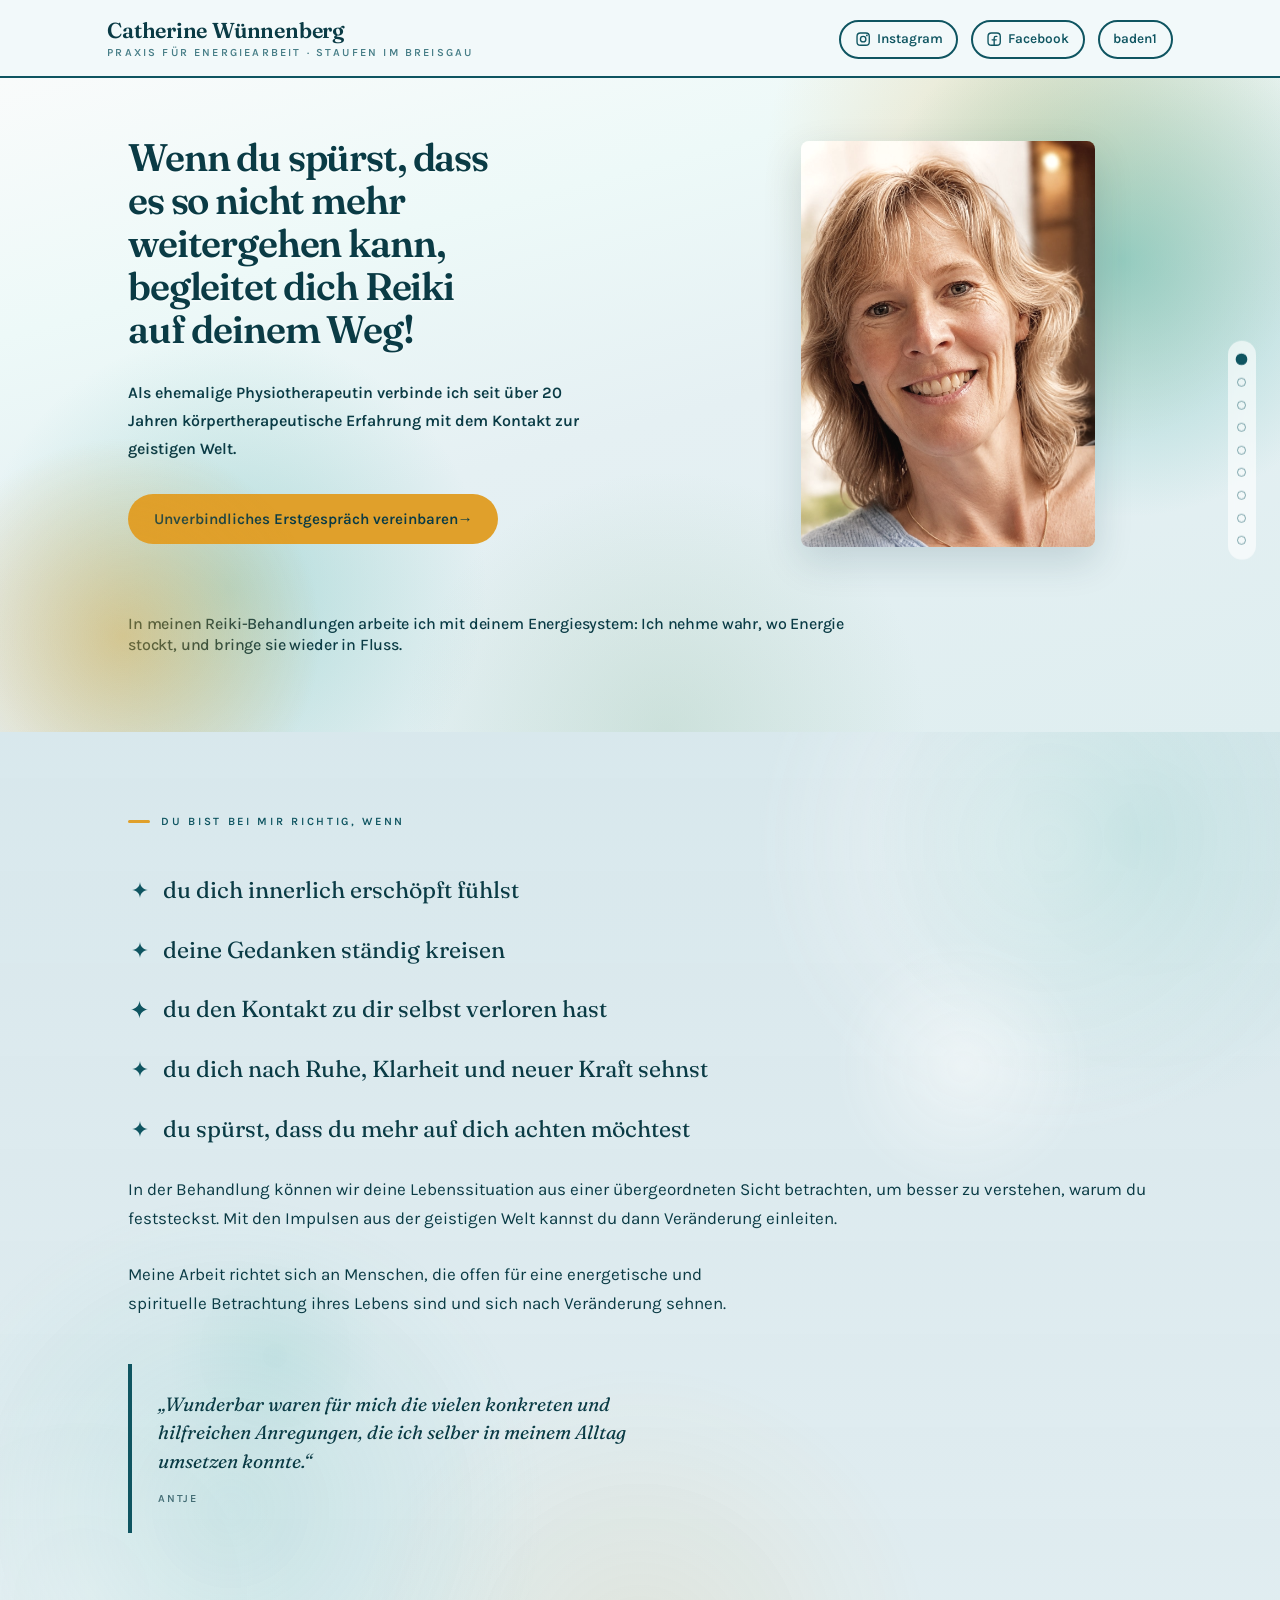
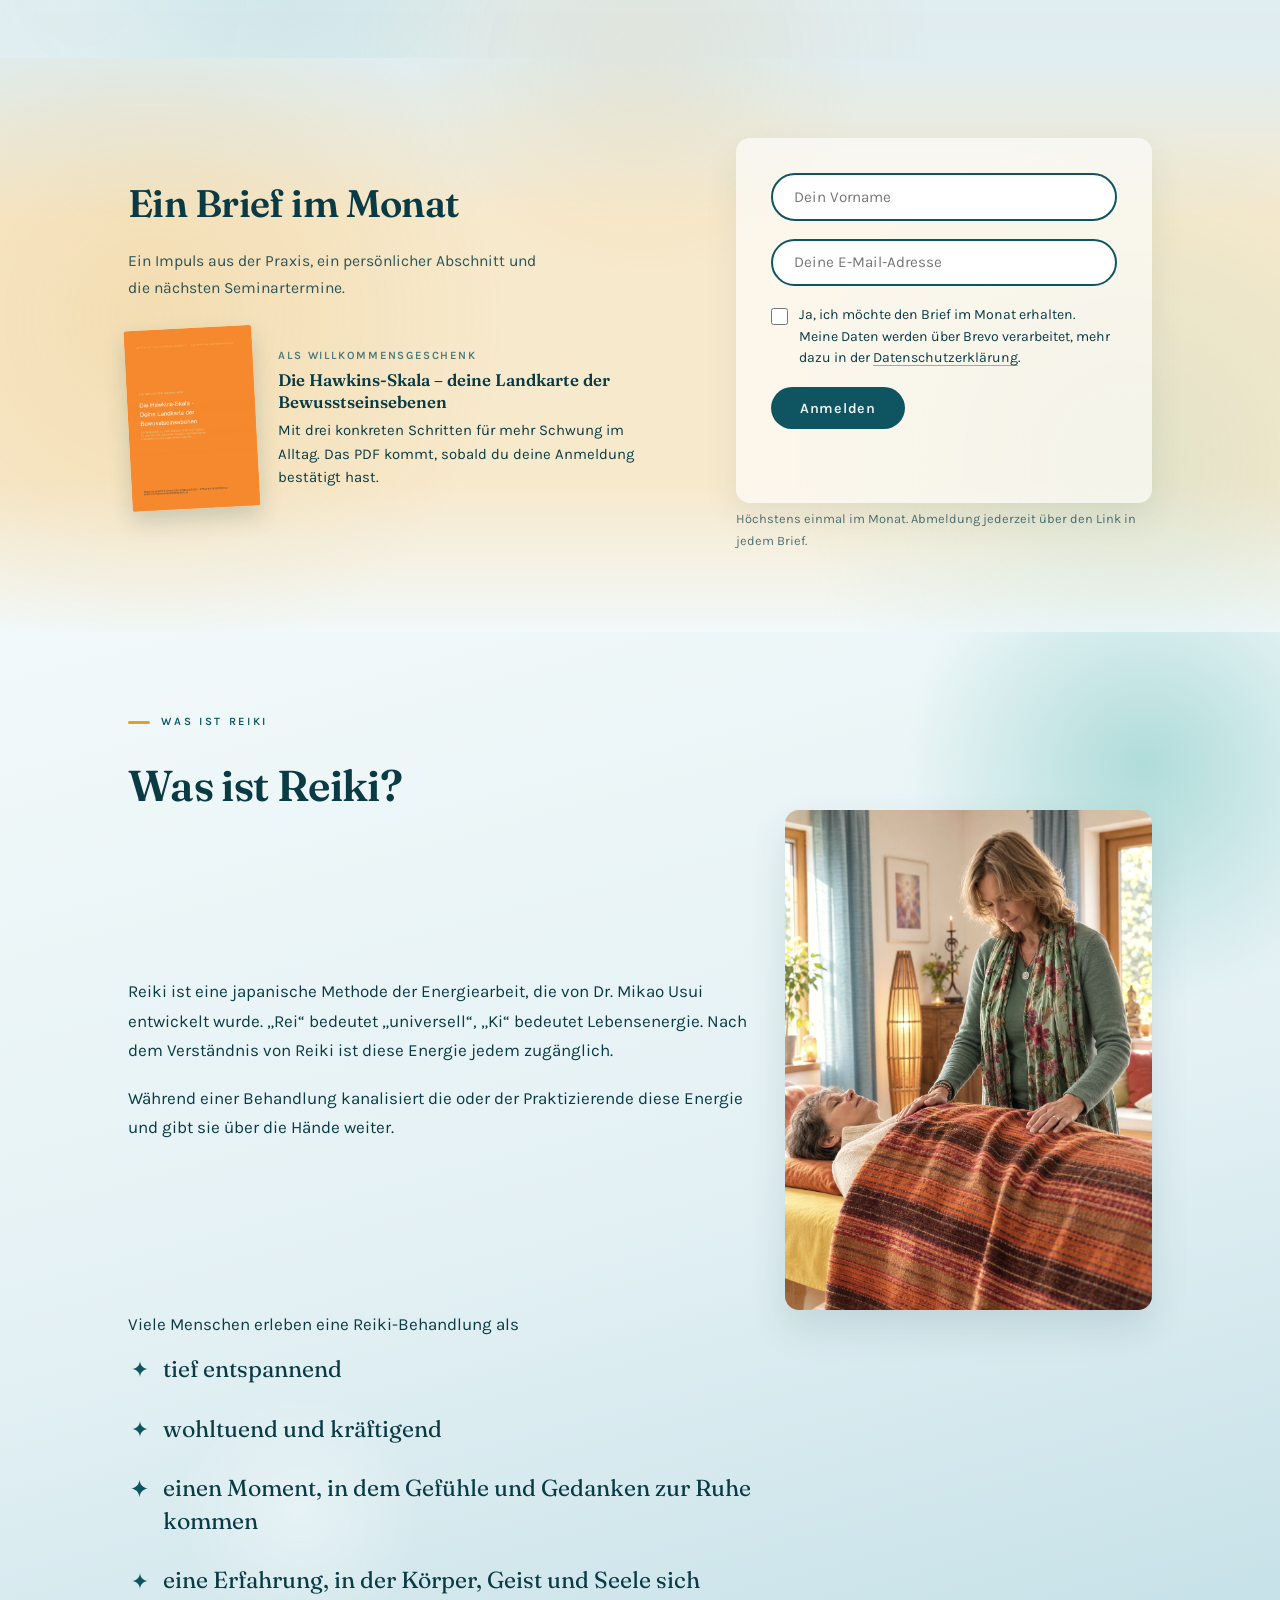
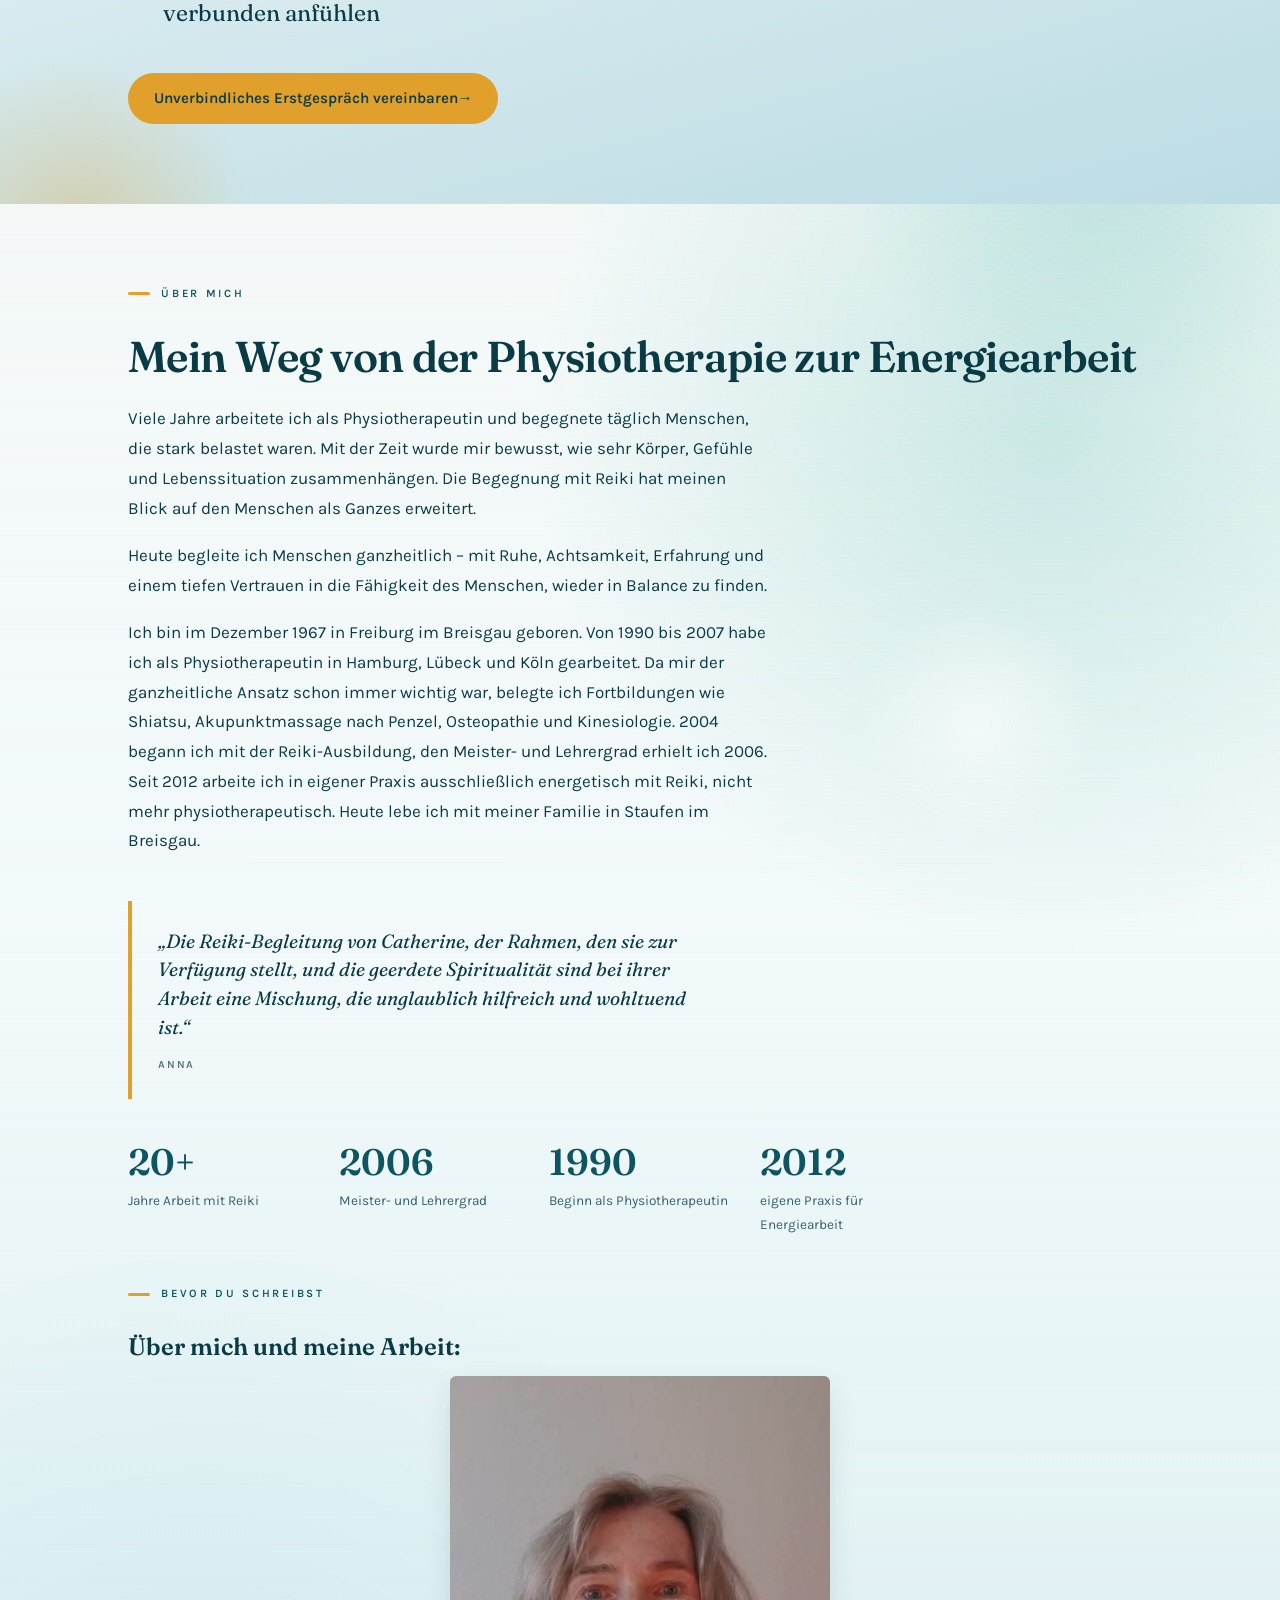
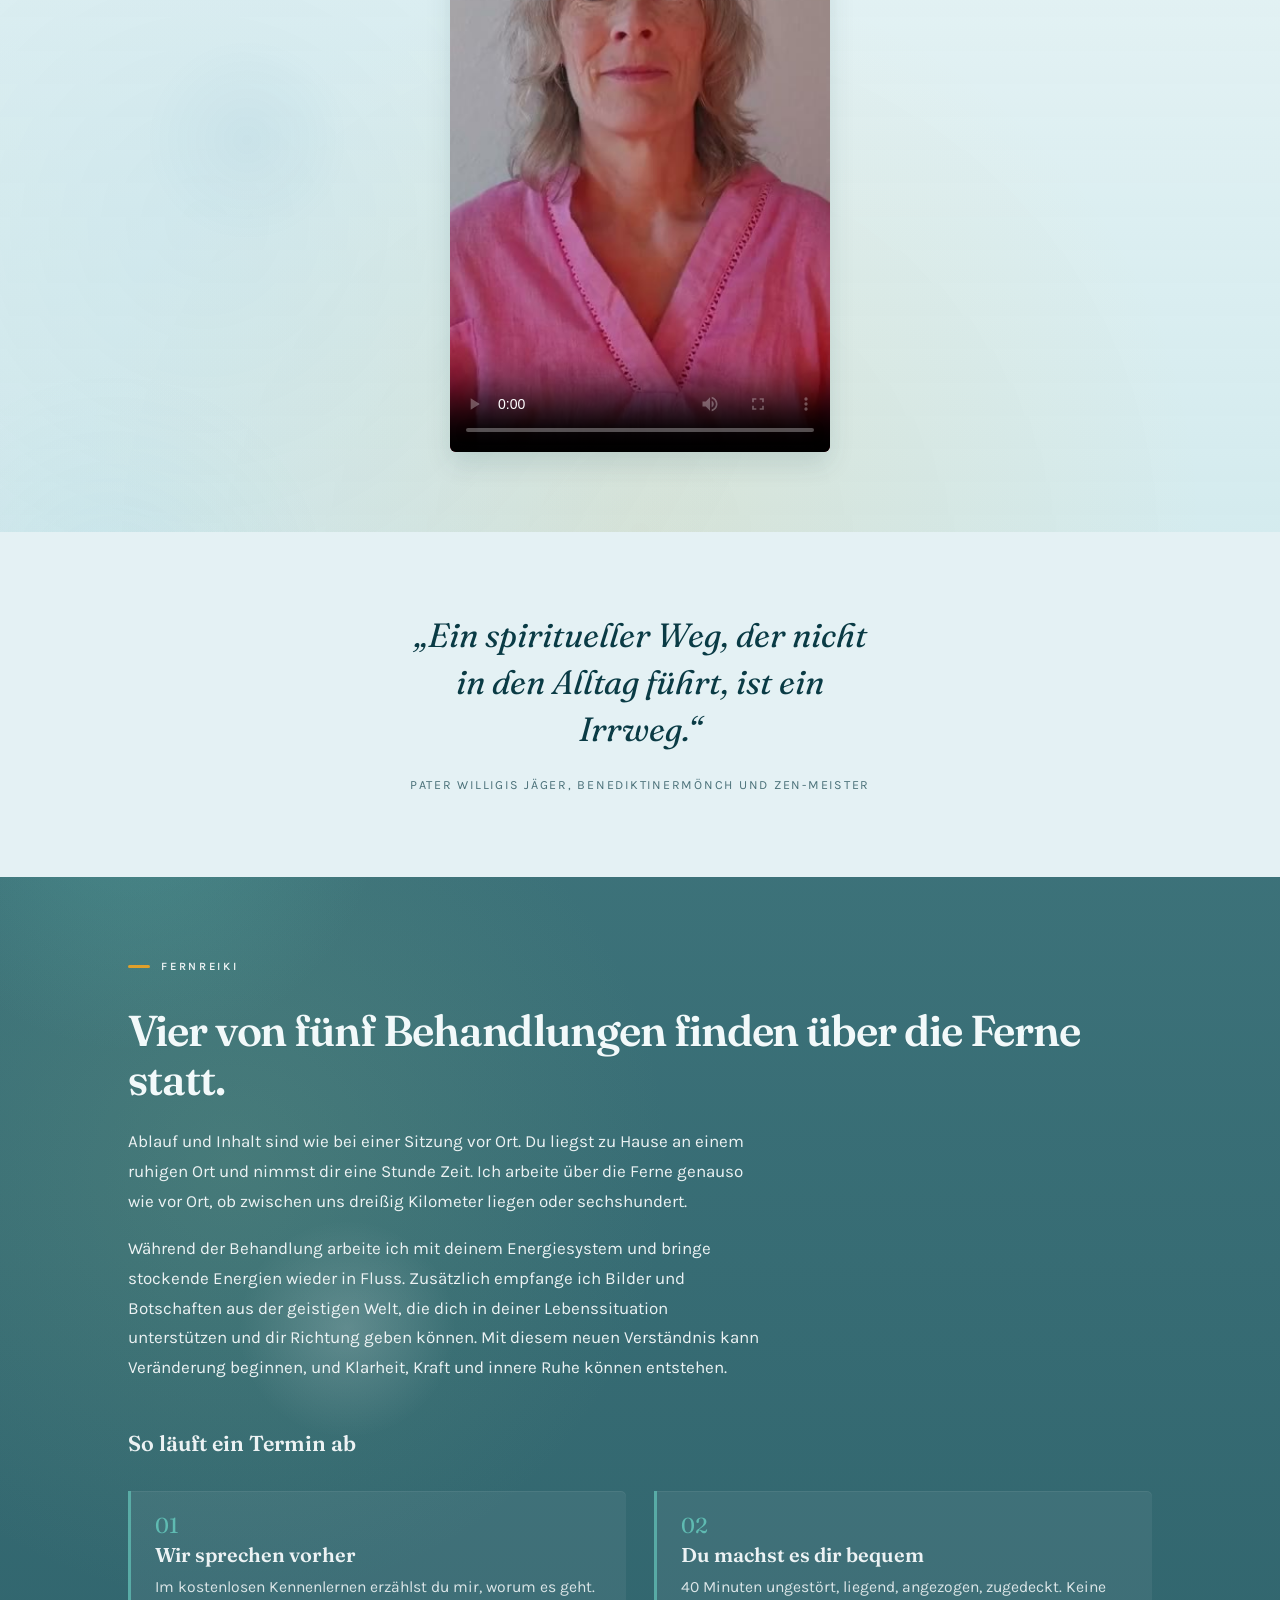
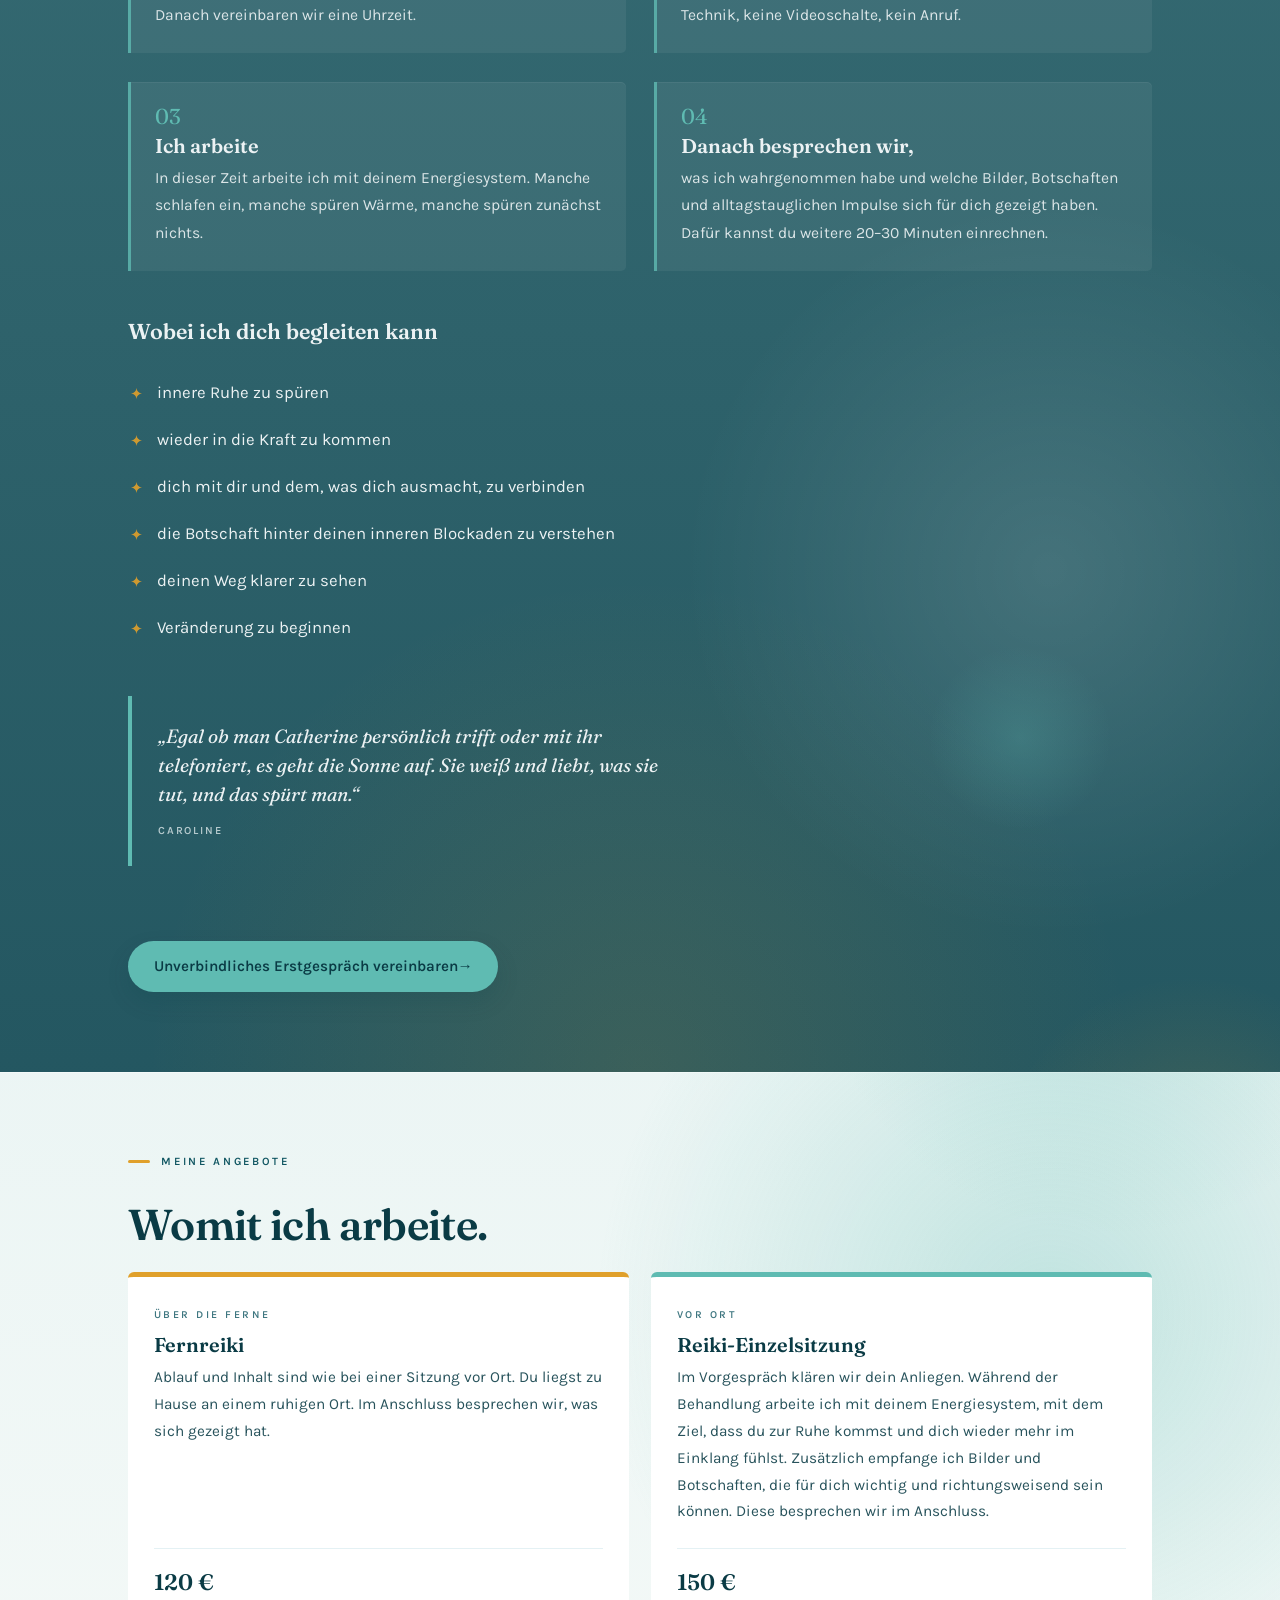
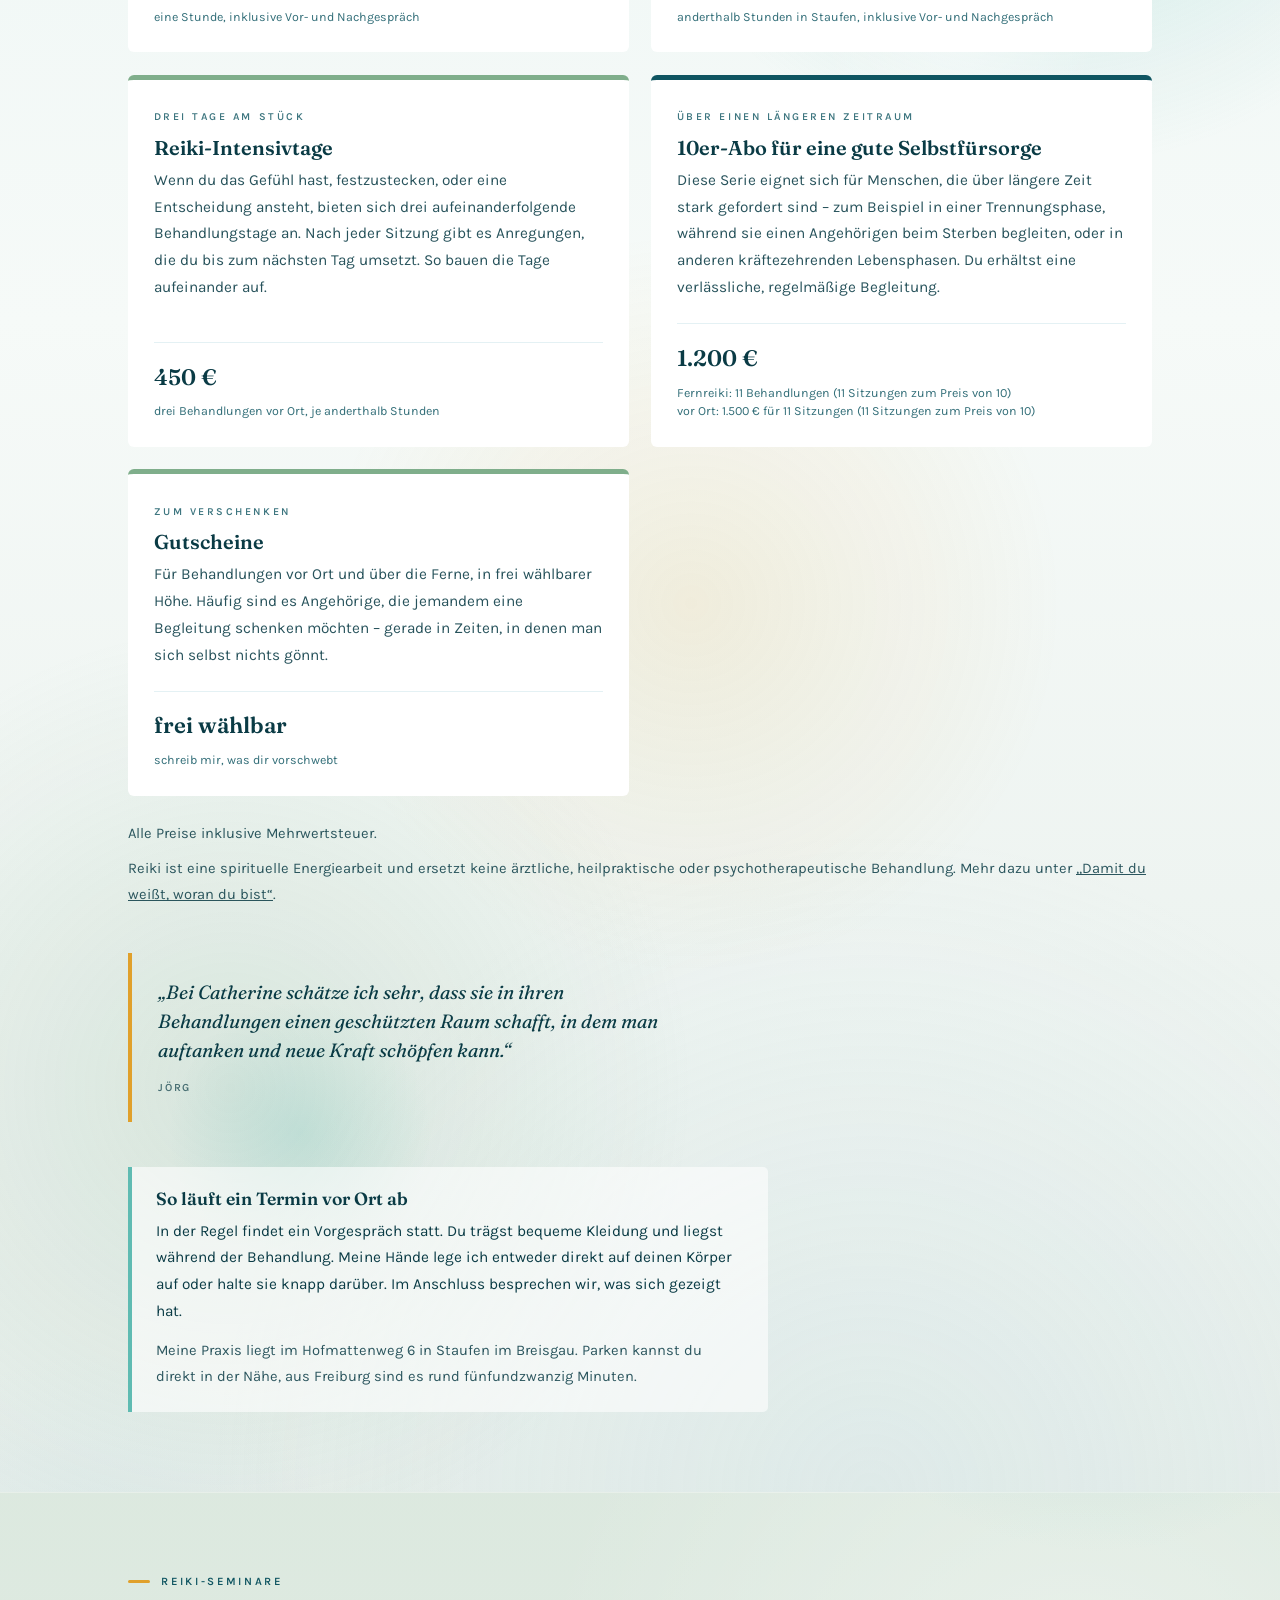
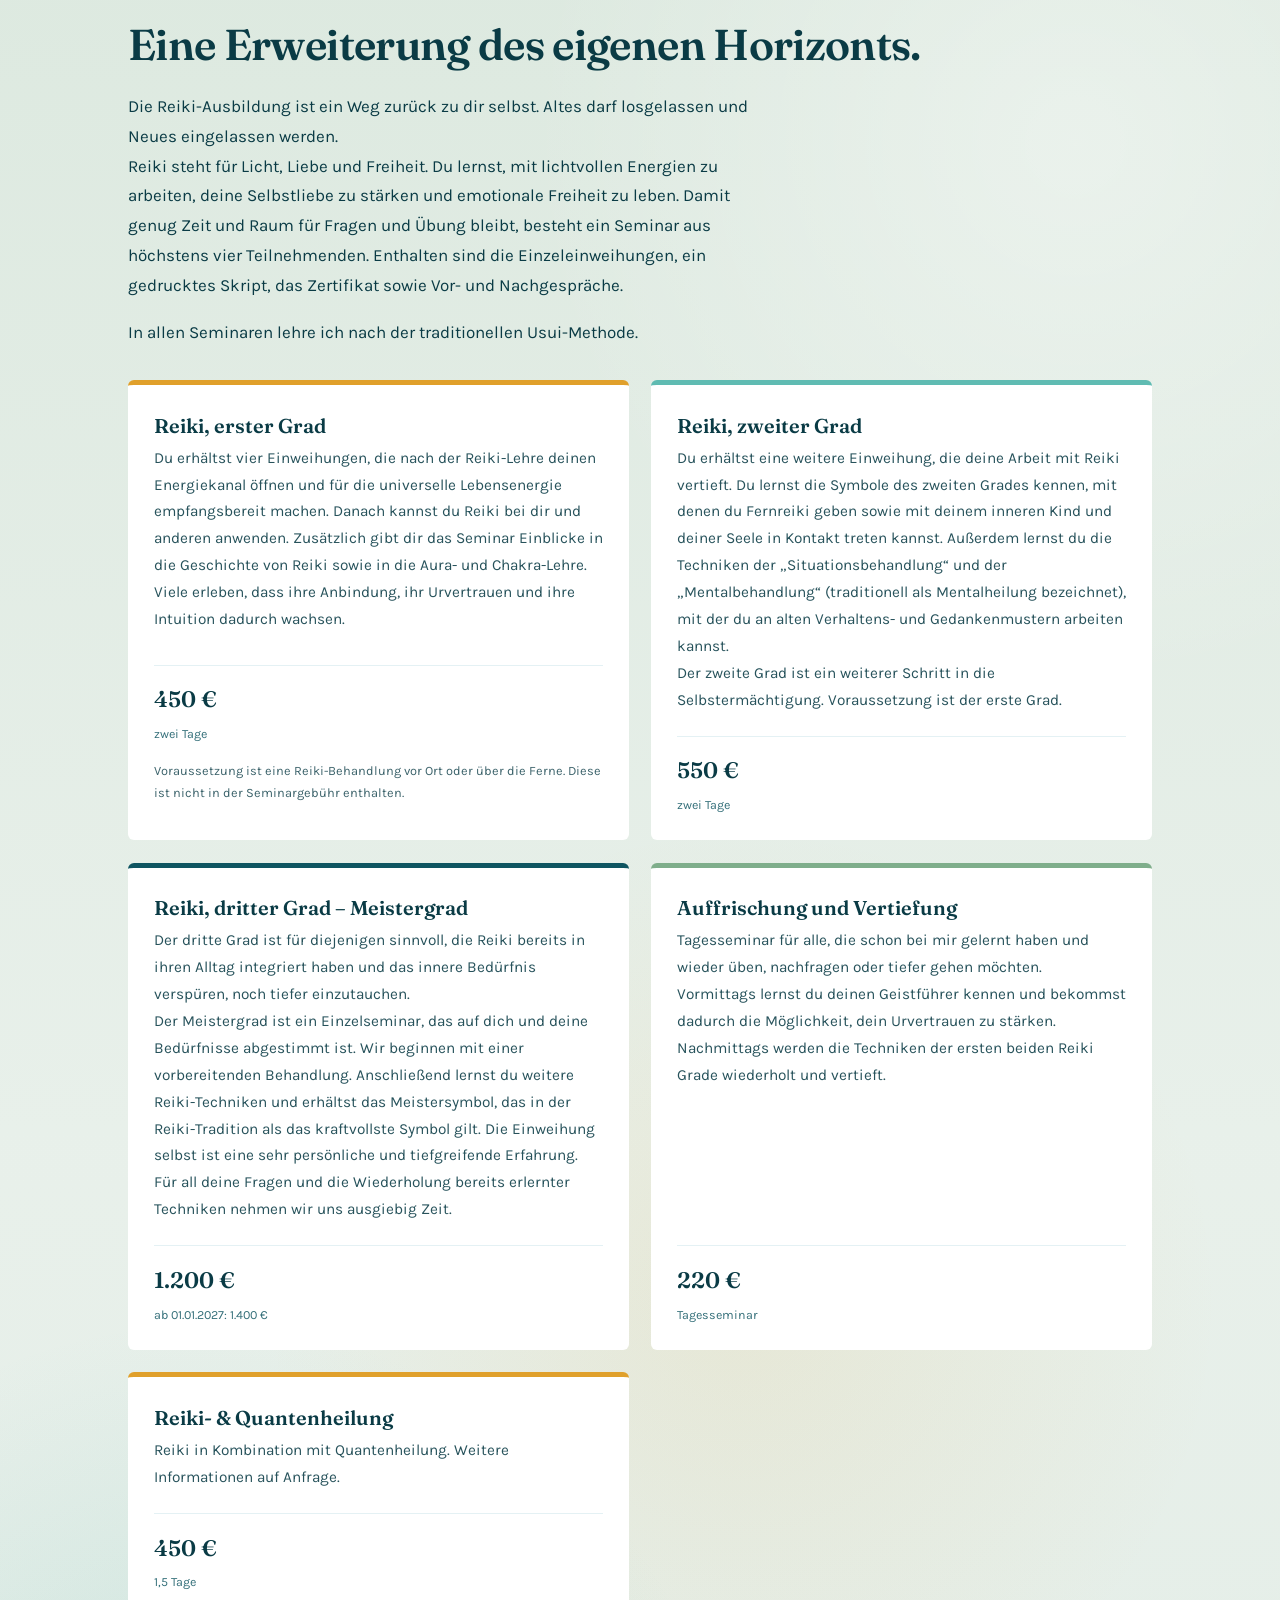
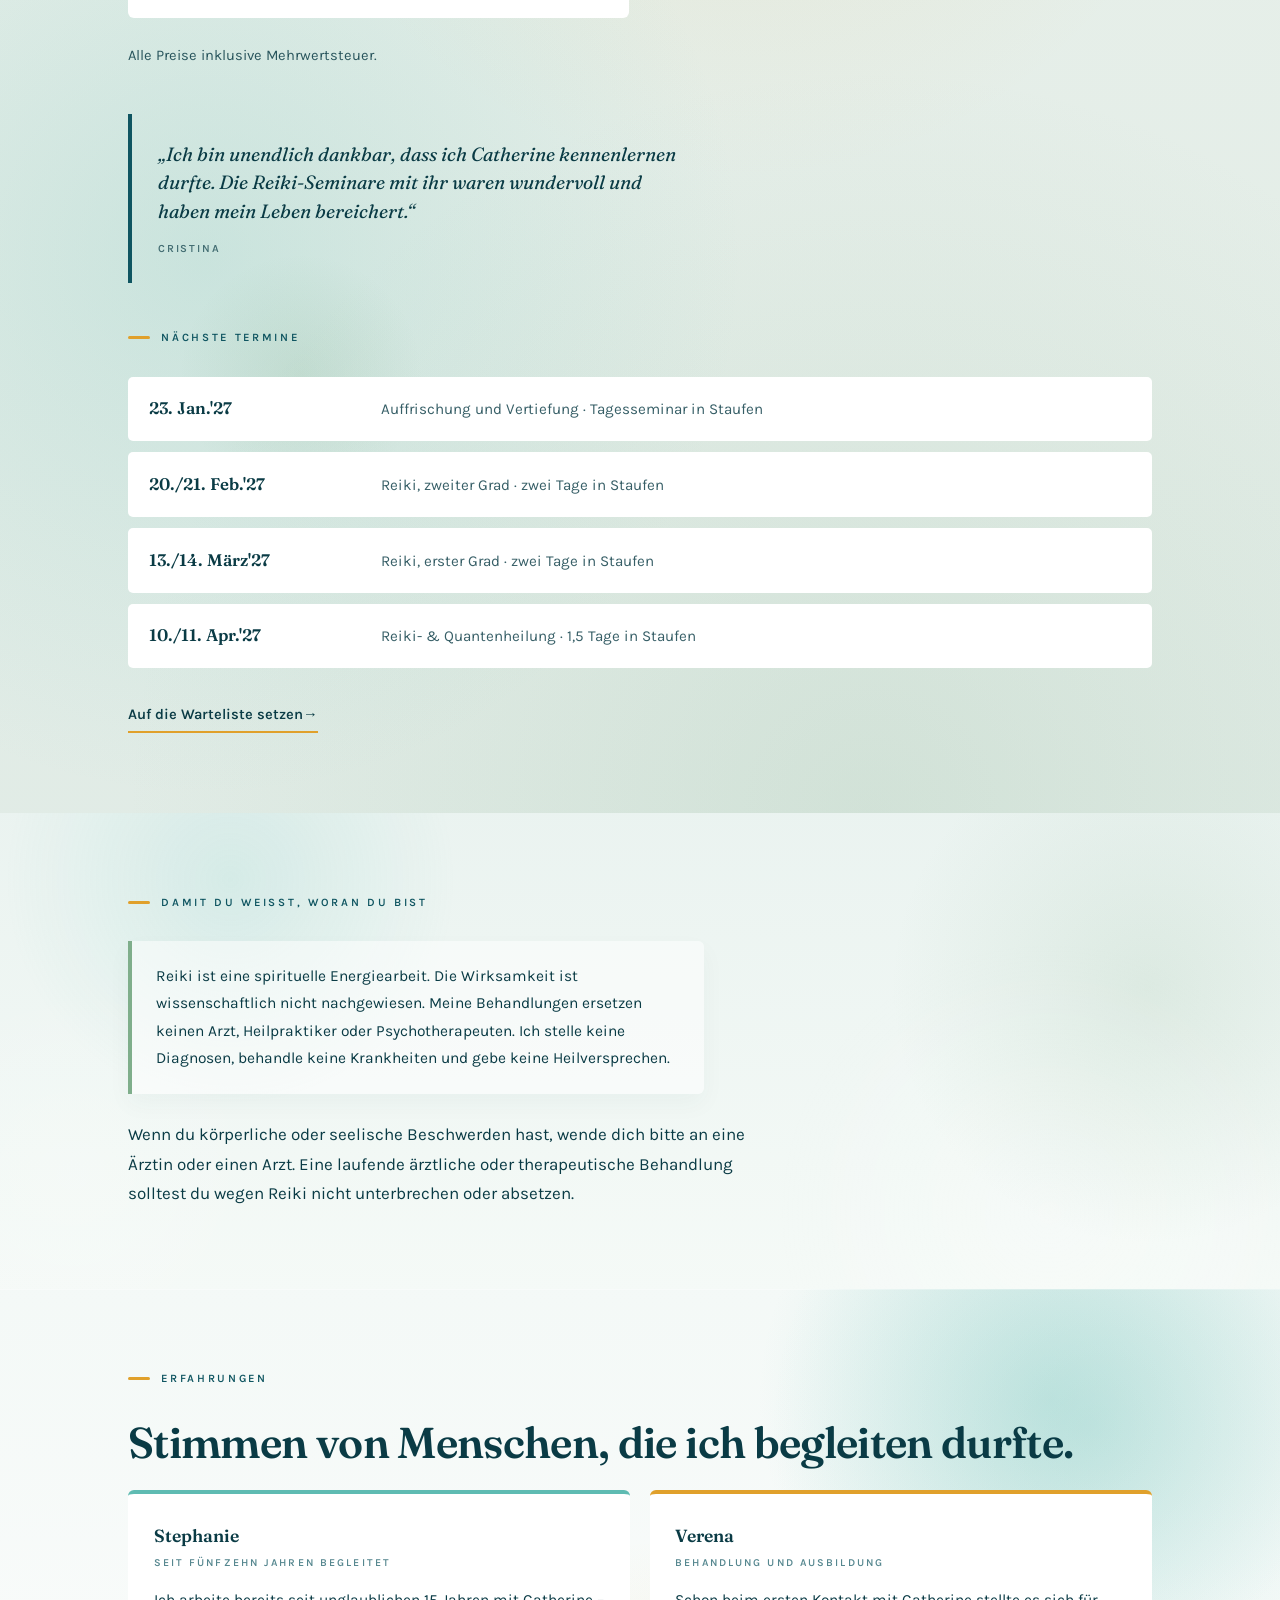
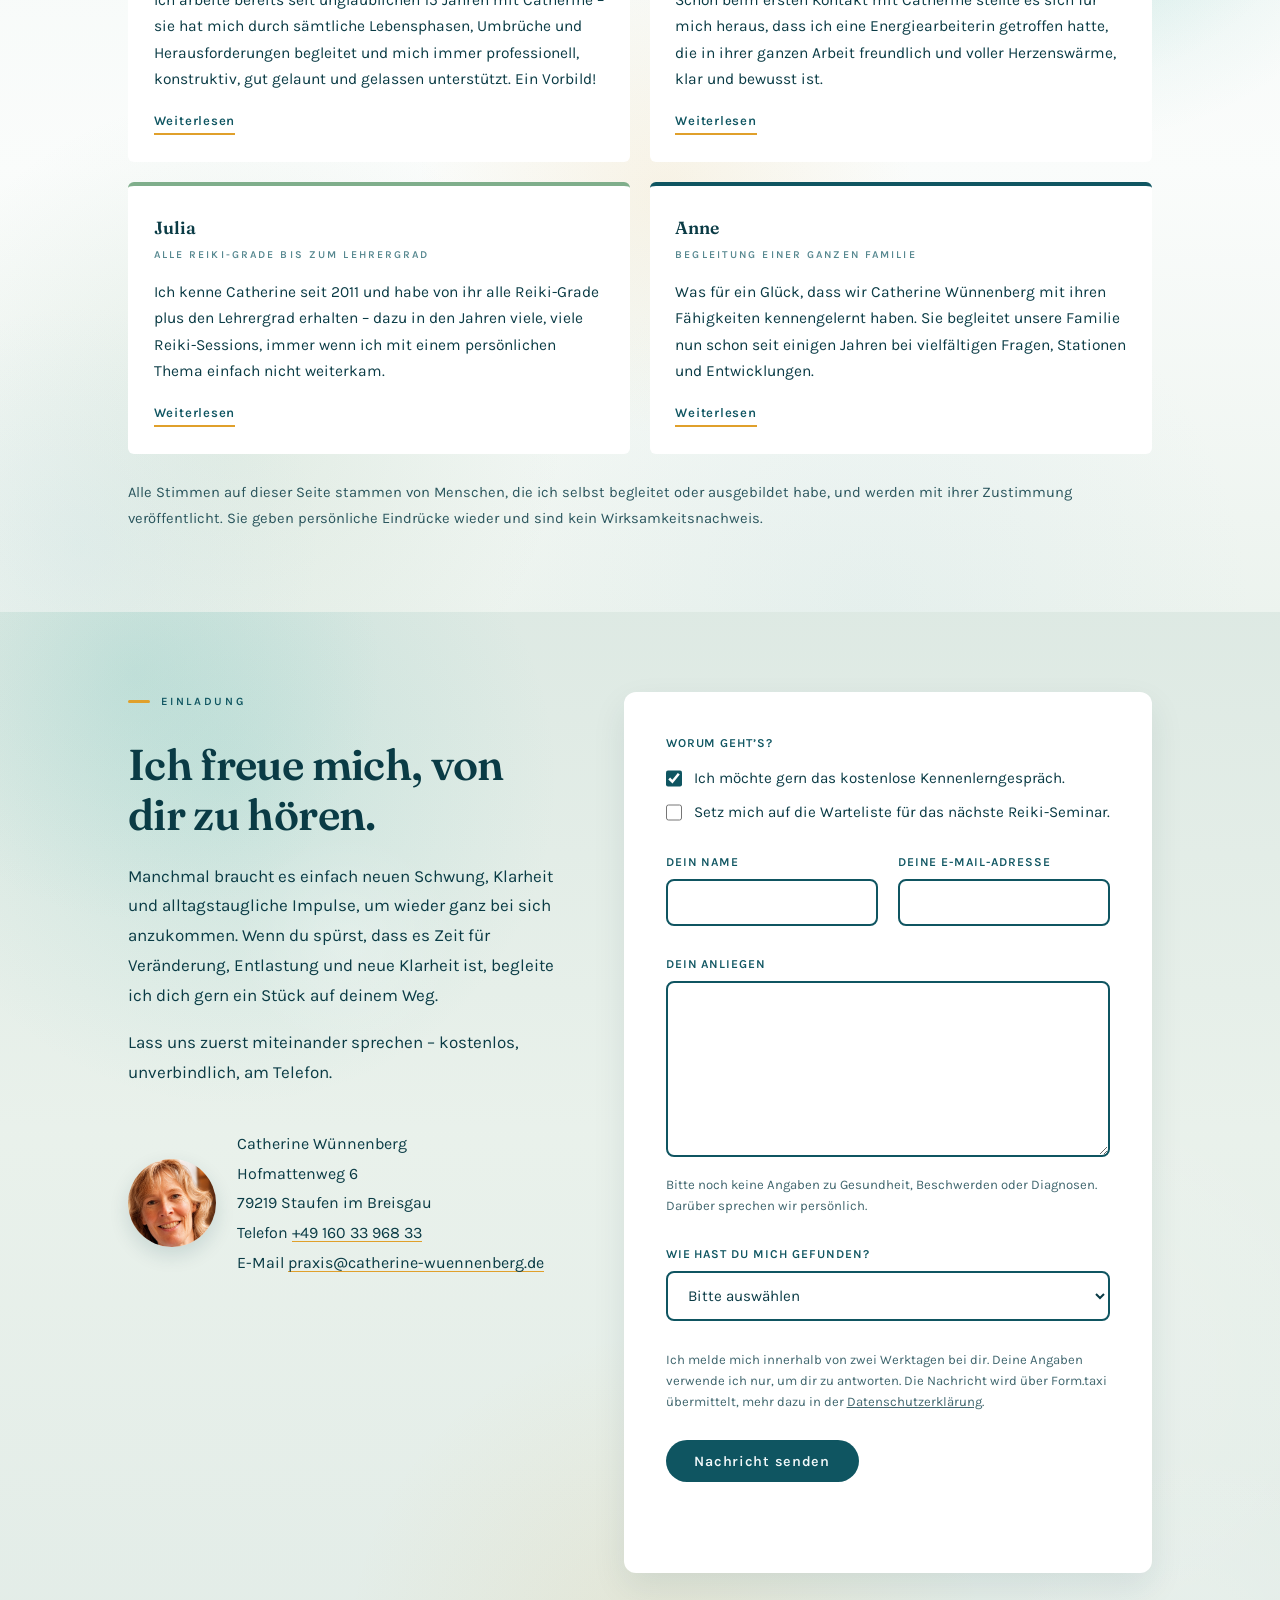
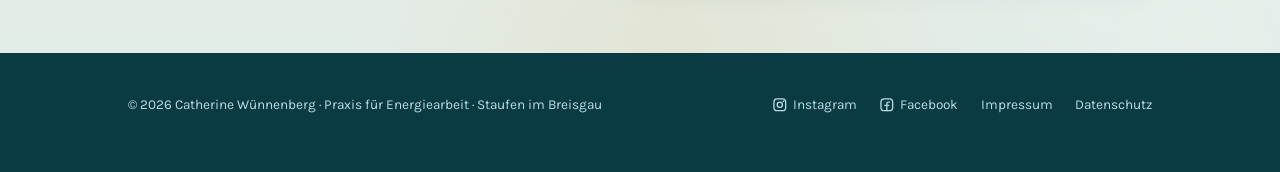
<file: index.html>
﻿<!DOCTYPE html>
<html lang="de">
<head>
<meta charset="utf-8">
<meta name="viewport" content="width=device-width, initial-scale=1">
<link rel="stylesheet" href="assets/fonts/fonts.css">
<title>Catherine Wünnenberg – Praxis für Energiearbeit</title>
<meta name="description" content="Reiki-Behandlungen vor Ort in Staufen im Breisgau und über die Ferne, Reiki-Seminare. Catherine Wünnenberg, Praxis für Energiearbeit.">
<link rel="icon" href="assets/favicon.svg" type="image/svg+xml">
<link rel="apple-touch-icon" href="assets/apple-touch-icon.png">
<meta property="og:type" content="website">
<meta property="og:url" content="https://catherine-wuennenberg.de/">
<meta property="og:title" content="Catherine Wünnenberg – Praxis für Energiearbeit">
<meta property="og:description" content="Reiki-Behandlungen vor Ort in Staufen im Breisgau und über die Ferne, Reiki-Seminare.">
<meta property="og:image" content="https://catherine-wuennenberg.de/assets/catherine.jpg">
<meta property="og:locale" content="de_DE">
<style>
:root{
  --eis:#E4F1F4;
  --eis-hell:#F2F9FA;
  --himmel:#BCDCE4;
  --petrol:#0F5561;
  --petrol-tief:#0A3B45;
  --aqua:#5FBBB2;
  --salbei:#7FAE8B;
  --salbei-hell:#D5E6D8;
  --bernstein:#E0A02B;
  --sand:#F7E9CC;
  --display:"Fraunces",Georgia,serif;
  --text:"Karla","Helvetica Neue",sans-serif;
  --mass:1120px;
  --schmal:64ch;
}

*{box-sizing:border-box;margin:0;padding:0}
html{scroll-behavior:smooth}
body{
  background:linear-gradient(180deg,#f4f9f8 0%,#eef5f4 22%,#f6faf9 48%,#edf3f1 100%);
  color:var(--petrol-tief);
  font-family:var(--text);
  font-size:17px;
  line-height:1.75;
  -webkit-font-smoothing:antialiased;
  overflow-x:hidden;
}
a{color:inherit}
img{max-width:100%;display:block}

/* Kopf */
.kopf{background:var(--eis-hell);border-bottom:2px solid var(--petrol)}
.kopf-innen{
  max-width:var(--mass);margin:0 auto;padding:1.2rem 1.7rem 1.1rem;
  display:flex;flex-wrap:wrap;gap:1rem 1.5rem;
  align-items:center;justify-content:space-between;
}
.wortmarke{text-decoration:none;line-height:1.1}
.wortmarke b{
  display:block;font-family:var(--display);font-weight:600;
  font-size:1.35rem;letter-spacing:-.01em;color:var(--petrol-tief);
}
.wortmarke span{
  display:block;margin-top:.25rem;font-size:.68rem;font-weight:600;
  letter-spacing:.2em;text-transform:uppercase;color:var(--petrol);opacity:.75;
}

/* Wegweiser */
.wegweiser{
  position:fixed;right:1.5rem;top:50%;transform:translateY(-50%);z-index:6;
  display:flex;flex-direction:column;gap:.85rem;align-items:center;
  padding:.9rem .6rem;border-radius:100px;
  background:rgba(255,255,255,.62);backdrop-filter:blur(6px);
}
.knoten{
  position:relative;width:9px;height:9px;border-radius:50%;
  background:transparent;border:1.5px solid var(--petrol);opacity:.5;
  text-decoration:none;transition:opacity .4s ease,background .4s ease,transform .4s ease;
}
.knoten:hover,.knoten:focus-visible{opacity:1;background:var(--aqua);border-color:var(--aqua);transform:scale(1.3)}
.knoten[data-aktiv="ja"]{opacity:1;background:var(--petrol);transform:scale(1.3)}
.knoten em{
  position:absolute;right:1.7rem;top:50%;transform:translateY(-50%);
  white-space:nowrap;font-style:normal;font-size:.68rem;font-weight:600;
  letter-spacing:.1em;text-transform:uppercase;color:var(--petrol-tief);
  background:rgba(255,255,255,.9);padding:.2rem .55rem;border-radius:100px;
  opacity:0;pointer-events:none;transition:opacity .35s ease;
}
.knoten:hover em,.knoten:focus-visible em{opacity:1}
@media(max-width:1100px){.wegweiser{display:none}}

/* Bänder */
.band{padding:4rem 0}
@media(min-width:840px){.band{padding:5rem 0}}
.band-eis{background:var(--eis)}
.band-hell{background:var(--eis-hell)}
.band-himmel{background:var(--himmel)}
.band-salbei{background:var(--salbei-hell)}
.band-sand{background:var(--sand)}
.band-petrol{background:var(--petrol);color:var(--eis-hell)}
.band-petrol h2,.band-petrol h3{color:var(--eis-hell)}

section#person{
  position:relative;overflow:hidden;
  background:
    radial-gradient(circle at 82% 12%, rgba(95,187,178,.28), transparent 26%),
    radial-gradient(circle at 16% 84%, rgba(191,220,228,.42), transparent 31%),
    radial-gradient(circle at 50% 100%, rgba(224,160,43,.12), transparent 28%),
    linear-gradient(180deg, rgba(255,255,255,.32) 0%, rgba(242,249,250,.96) 38%, rgba(205,232,236,.82) 100%);
}
section#person::before{
  content:"";position:absolute;width:46vw;max-width:560px;aspect-ratio:1;border-radius:50%;
  background:radial-gradient(circle,rgba(95,187,178,.26),transparent 70%);
  top:-18%;right:-9%;pointer-events:none;
}
section#person::after{
  content:"";position:absolute;width:38vw;max-width:430px;aspect-ratio:1;border-radius:50%;
  background:radial-gradient(circle,rgba(188,220,228,.38),transparent 72%);
  bottom:-14%;left:-8%;pointer-events:none;
}
section#person .innen{position:relative;z-index:1}
section#person .innen::before,
section#person .innen::after{
  content:"";position:absolute;border-radius:50%;pointer-events:none;z-index:-1;
}
section#person .innen::before{
  width:22vw;max-width:240px;aspect-ratio:1;right:9%;top:18%;
  background:radial-gradient(circle,rgba(255,255,255,.55),transparent 70%);
}
section#person .innen::after{
  width:18vw;max-width:200px;aspect-ratio:1;left:6%;bottom:12%;
  background:radial-gradient(circle,rgba(191,220,228,.5),transparent 72%);
}

section#ferne{
  position:relative;overflow:hidden;
  background:
    radial-gradient(circle at 18% 16%, rgba(127,174,139,.20), transparent 24%),
    radial-gradient(circle at 82% 72%, rgba(255,255,255,.12), transparent 22%),
    radial-gradient(circle at 50% 100%, rgba(224,160,43,.12), transparent 26%),
    linear-gradient(180deg, rgba(25,88,97,.84) 0%, rgba(18,73,84,.92) 100%);
}
section#ferne::before{
  content:"";position:absolute;width:42vw;max-width:500px;aspect-ratio:1;border-radius:50%;
  background:radial-gradient(circle,rgba(95,187,178,.24),transparent 70%);
  top:-18%;left:-9%;pointer-events:none;
}
section#ferne::after{
  content:"";position:absolute;width:34vw;max-width:380px;aspect-ratio:1;border-radius:50%;
  background:radial-gradient(circle,rgba(224,160,43,.16),transparent 72%);
  bottom:-16%;right:-8%;pointer-events:none;
}
section#ferne .innen{position:relative;z-index:1}
section#ferne .innen::before,
section#ferne .innen::after{
  content:"";position:absolute;border-radius:50%;pointer-events:none;z-index:-1;
}
section#ferne .innen::before{
  width:20vw;max-width:220px;aspect-ratio:1;left:14%;top:16%;
  background:radial-gradient(circle,rgba(255,255,255,.18),transparent 70%);
}
section#ferne .innen::after{
  width:16vw;max-width:180px;aspect-ratio:1;right:8%;bottom:10%;
  background:radial-gradient(circle,rgba(95,187,178,.22),transparent 72%);
}

#ferne h2{
  font-weight:600;
  letter-spacing:-.025em;
  text-shadow:0 1px 0 rgba(0,0,0,.06);
}

#ferne .satz p,
#ferne .zwischen,
#ferne .begleitung li,
#ferne .stufe p,
#ferne .stufe h3,
#ferne .zitat p,
#ferne .marke {
  color:rgba(244,248,249,.96);
}

#ferne .stufe{
  background:rgba(255,255,255,.06);
  border-left-color:rgba(95,187,178,.8);
  box-shadow:inset 0 1px 0 rgba(255,255,255,.06);
}

#ferne .begleitung li::before{
  background:rgba(224,160,43,.9);
}

#ferne .schritt-hell{
  box-shadow:0 10px 22px rgba(10,59,69,.15);
}

#ferne .satz{
  opacity:1;
}

section#angebote{
  position:relative;overflow:hidden;
  background:
    radial-gradient(circle at 82% 12%, rgba(95,187,178,.32), transparent 22%),
    radial-gradient(circle at 18% 80%, rgba(127,174,139,.18), transparent 24%),
    radial-gradient(circle at 54% 56%, rgba(224,160,43,.12), transparent 28%),
    radial-gradient(circle at 68% 100%, rgba(191,220,228,.20), transparent 30%),
    linear-gradient(180deg, rgba(235,245,244,.95) 0%, rgba(246,250,248,.98) 42%, rgba(229,237,233,.94) 100%);
  box-shadow:inset 0 1px 0 rgba(255,255,255,.38);
}
section#angebote::before{
  content:"";position:absolute;width:52vw;max-width:620px;aspect-ratio:1;border-radius:50%;
  background:radial-gradient(circle,rgba(95,187,178,.24),transparent 68%);
  top:-22%;right:-11%;pointer-events:none;
}
section#angebote::after{
  content:"";position:absolute;width:42vw;max-width:500px;aspect-ratio:1;border-radius:50%;
  background:radial-gradient(circle,rgba(191,220,228,.28),transparent 72%);
  bottom:-18%;left:-12%;pointer-events:none;
}
section#angebote .innen{position:relative;z-index:1}
section#angebote .innen::before,
section#angebote .innen::after{
  content:"";position:absolute;border-radius:50%;pointer-events:none;z-index:-1;
}
section#angebote .innen::before{
  width:24vw;max-width:280px;aspect-ratio:1;right:9%;top:18%;
  background:radial-gradient(circle,rgba(255,255,255,.44),transparent 70%);
}
section#angebote .innen::after{
  width:22vw;max-width:260px;aspect-ratio:1;left:8%;bottom:8%;
  background:radial-gradient(circle,rgba(95,187,178,.22),transparent 72%);
}

section#erkennen{
  position:relative;overflow:hidden;
  background:
    radial-gradient(circle at 82% 12%, rgba(255,255,255,.42), transparent 22%),
    radial-gradient(circle at 18% 84%, rgba(95,187,178,.18), transparent 24%),
    radial-gradient(circle at 50% 100%, rgba(224,160,43,.10), transparent 26%),
    linear-gradient(180deg, rgba(214,230,235,.92) 0%, rgba(223,236,240,.96) 100%);
}
section#erkennen::before{
  content:"";position:absolute;width:44vw;max-width:540px;aspect-ratio:1;border-radius:50%;
  background:radial-gradient(circle,rgba(95,187,178,.22),transparent 72%);
  top:-18%;right:-10%;pointer-events:none;
}
section#erkennen::after{
  content:"";position:absolute;width:36vw;max-width:420px;aspect-ratio:1;border-radius:50%;
  background:radial-gradient(circle,rgba(255,255,255,.22),transparent 72%);
  bottom:-16%;left:-10%;pointer-events:none;
}
section#erkennen .innen{position:relative;z-index:1}
section#erkennen .innen::before,
section#erkennen .innen::after{
  content:"";position:absolute;border-radius:50%;pointer-events:none;z-index:-1;
}
section#erkennen .innen::before{
  width:22vw;max-width:250px;aspect-ratio:1;right:10%;top:18%;
  background:radial-gradient(circle,rgba(255,255,255,.42),transparent 72%);
}
section#erkennen .innen::after{
  width:18vw;max-width:210px;aspect-ratio:1;left:8%;bottom:10%;
  background:radial-gradient(circle,rgba(95,187,178,.14),transparent 72%);
}

section#reiki{
  position:relative;overflow:hidden;
  background:linear-gradient(165deg,var(--eis-hell) 0%,var(--eis) 48%,var(--himmel) 100%);
}
section#reiki::before{
  content:"";position:absolute;width:42vw;max-width:500px;aspect-ratio:1;border-radius:50%;
  background:radial-gradient(circle,rgba(95,187,178,.42),transparent 68%);
  top:-10%;right:-9%;pointer-events:none;
}
section#reiki::after{
  content:"";position:absolute;width:32vw;max-width:360px;aspect-ratio:1;border-radius:50%;
  background:radial-gradient(circle,rgba(224,160,43,.32),transparent 70%);
  bottom:-18%;left:-8%;pointer-events:none;
}
section#reiki .innen{position:relative;z-index:1}
section#reiki .innen::before,
section#reiki .innen::after{
  content:"";position:absolute;border-radius:50%;pointer-events:none;z-index:-1;
  filter:blur(2px);
}
section#reiki .innen::before{
  width:28vw;max-width:300px;aspect-ratio:1;right:8%;top:24%;
  background:radial-gradient(circle,rgba(191,220,228,.55),transparent 70%);
}
section#reiki .innen::after{
  width:24vw;max-width:260px;aspect-ratio:1;left:8%;bottom:8%;
  background:radial-gradient(circle,rgba(255,255,255,.38),transparent 70%);
}

section#seminare{
  position:relative;overflow:hidden;
  background:
    radial-gradient(circle at 84% 10%, rgba(255,255,255,.36), transparent 22%),
    radial-gradient(circle at 16% 78%, rgba(95,187,178,.20), transparent 24%),
    radial-gradient(circle at 58% 56%, rgba(224,160,43,.10), transparent 30%),
    radial-gradient(circle at 68% 100%, rgba(127,174,139,.16), transparent 28%),
    linear-gradient(180deg, rgba(219,232,222,.95) 0%, rgba(232,240,234,.98) 50%, rgba(224,235,229,.94) 100%);
  box-shadow:inset 0 1px 0 rgba(255,255,255,.30);
}
section#seminare::before{
  content:"";position:absolute;width:52vw;max-width:620px;aspect-ratio:1;border-radius:50%;
  background:radial-gradient(circle,rgba(95,187,178,.20),transparent 70%);
  top:-22%;right:-10%;pointer-events:none;
}
section#seminare::after{
  content:"";position:absolute;width:40vw;max-width:470px;aspect-ratio:1;border-radius:50%;
  background:radial-gradient(circle,rgba(255,255,255,.24),transparent 70%);
  bottom:-18%;left:-12%;pointer-events:none;
}
section#seminare .innen{position:relative;z-index:1}
section#seminare .innen::before,
section#seminare .innen::after{
  content:"";position:absolute;border-radius:50%;pointer-events:none;z-index:-1;
}
section#seminare .innen::before{
  width:24vw;max-width:270px;aspect-ratio:1;right:9%;top:18%;
  background:radial-gradient(circle,rgba(255,255,255,.42),transparent 72%);
}
section#seminare .innen::after{
  width:20vw;max-width:240px;aspect-ratio:1;left:9%;bottom:10%;
  background:radial-gradient(circle,rgba(127,174,139,.18),transparent 72%);
}

section#stimmen{
  position:relative;overflow:hidden;
  background:
    radial-gradient(circle at 82% 12%, rgba(95,187,178,.24), transparent 22%),
    radial-gradient(circle at 18% 80%, rgba(127,174,139,.14), transparent 26%),
    radial-gradient(circle at 52% 54%, rgba(224,160,43,.10), transparent 30%),
    radial-gradient(circle at 68% 100%, rgba(191,220,228,.16), transparent 30%),
    linear-gradient(180deg, rgba(244,249,247,.96) 0%, rgba(250,252,251,.99) 52%, rgba(236,243,238,.95) 100%);
  box-shadow:inset 0 1px 0 rgba(255,255,255,.34);
}
section#stimmen::before{
  content:"";position:absolute;width:54vw;max-width:640px;aspect-ratio:1;border-radius:50%;
  background:radial-gradient(circle,rgba(95,187,178,.22),transparent 70%);
  top:-20%;right:-10%;pointer-events:none;
}
section#stimmen::after{
  content:"";position:absolute;width:40vw;max-width:470px;aspect-ratio:1;border-radius:50%;
  background:radial-gradient(circle,rgba(191,220,228,.22),transparent 72%);
  bottom:-18%;left:-12%;pointer-events:none;
}
section#stimmen .innen{position:relative;z-index:1}
section#stimmen .innen::before,
section#stimmen .innen::after{
  content:"";position:absolute;border-radius:50%;pointer-events:none;z-index:-1;
}
section#stimmen .innen::before{
  width:24vw;max-width:270px;aspect-ratio:1;right:9%;top:18%;
  background:radial-gradient(circle,rgba(255,255,255,.42),transparent 72%);
}
section#stimmen .innen::after{
  width:18vw;max-width:220px;aspect-ratio:1;left:8%;bottom:10%;
  background:radial-gradient(circle,rgba(255,255,255,.14),transparent 72%);
}

section#kontakt{
  position:relative;overflow:hidden;
  background:
    radial-gradient(circle at 18% 16%, rgba(95,187,178,.18), transparent 24%),
    radial-gradient(circle at 84% 72%, rgba(255,255,255,.14), transparent 22%),
    radial-gradient(circle at 52% 100%, rgba(224,160,43,.10), transparent 26%),
    linear-gradient(180deg, rgba(221,233,227,.96) 0%, rgba(233,241,235,.98) 50%, rgba(226,236,231,.94) 100%);
  color:var(--petrol-tief);
}
section#kontakt::before{
  content:"";position:absolute;width:42vw;max-width:500px;aspect-ratio:1;border-radius:50%;
  background:radial-gradient(circle,rgba(95,187,178,.16),transparent 70%);
  top:-18%;left:-9%;pointer-events:none;
}
section#kontakt::after{
  content:"";position:absolute;width:34vw;max-width:380px;aspect-ratio:1;border-radius:50%;
  background:radial-gradient(circle,rgba(255,255,255,.14),transparent 72%);
  bottom:-16%;right:-8%;pointer-events:none;
}
section#kontakt .innen{position:relative;z-index:1}
section#kontakt .innen::before,
section#kontakt .innen::after{
  content:"";position:absolute;border-radius:50%;pointer-events:none;z-index:-1;
}
section#kontakt .innen::before{
  width:20vw;max-width:220px;aspect-ratio:1;left:14%;top:16%;
  background:radial-gradient(circle,rgba(255,255,255,.22),transparent 70%);
}
section#kontakt .innen::after{
  width:16vw;max-width:180px;aspect-ratio:1;right:8%;bottom:10%;
  background:radial-gradient(circle,rgba(127,174,139,.16),transparent 72%);
}

.innen{max-width:var(--mass);margin:0 auto;padding:0 1.7rem}
@media(min-width:840px){.innen{padding:0 3rem}}
.satz{max-width:var(--schmal)}
.reiki-layout{
  display:grid;
  grid-template-columns:minmax(0,1.45fr) minmax(220px,.85fr);
  gap:2rem;
  align-items:center;
}
.reiki-layout .satz{max-width:none}
.reiki-bild{
  margin:0;
  border-radius:14px;
  overflow:hidden;
  box-shadow:0 18px 38px rgba(10,59,69,.12);
}
.reiki-bild img{
  width:100%;
  height:100%;
  object-fit:cover;
  display:block;
  filter:saturate(0.78) contrast(0.96) brightness(1.02) sepia(0.08);
}
@media(max-width:760px){
  .reiki-layout{grid-template-columns:1fr}
}

.marke{
  display:flex;align-items:center;gap:.7rem;
  font-size:.7rem;font-weight:600;letter-spacing:.24em;text-transform:uppercase;
  margin-bottom:1.8rem;color:var(--petrol);
}
.band-petrol .marke{color:var(--himmel)}
.marke::before{content:"";width:22px;height:3px;border-radius:2px;background:var(--bernstein);flex:none}

h1,h2,h3{font-family:var(--display);font-weight:600;line-height:1.15;color:var(--petrol-tief)}
h2{font-size:clamp(1.75rem,3.8vw,2.7rem);letter-spacing:-.015em;margin-bottom:1.4rem}
h3{font-size:1.25rem;margin-bottom:.5rem}
p+p{margin-top:1.1rem}
.zwischen{
  font-family:var(--display);font-weight:600;font-size:1.35rem;
  margin:2.6rem 0 1rem;color:var(--petrol-tief);
}
.band-petrol .zwischen{color:var(--eis-hell)}

/* Auftakt */
.auftakt{
  background:
    radial-gradient(circle at 82% 14%, rgba(224,160,43,.28), transparent 24%),
    radial-gradient(circle at 18% 78%, rgba(95,187,178,.38), transparent 22%),
    radial-gradient(circle at 52% 100%, rgba(127,174,139,.22), transparent 28%),
    linear-gradient(165deg,#f9fbfb 0%,#edf9f8 26%,#e5f0f3 52%,#dfeef0 100%);
  padding:2.5rem 0 4.2rem;position:relative;overflow:hidden;
}
@media(min-width:840px){.auftakt{padding:3.4rem 0 4.8rem}}
.auftakt::before{
  content:"";position:absolute;width:46vw;max-width:520px;aspect-ratio:1;border-radius:50%;
  background:radial-gradient(circle,rgba(95,187,178,.60),transparent 70%);
  top:-12%;right:-8%;pointer-events:none;
}
.auftakt::after{
  content:"";position:absolute;width:34vw;max-width:400px;aspect-ratio:1;border-radius:50%;
  background:radial-gradient(circle,rgba(224,160,43,.45),transparent 70%);
  bottom:-16%;left:-6%;pointer-events:none;
}
.auftakt-raster{position:relative;display:grid;grid-template-columns:1fr;gap:2.5rem;align-items:center}
@media(min-width:880px){.auftakt-raster{grid-template-columns:1.15fr .85fr;gap:4rem}}
.h-gross{
  font-family:var(--display);font-weight:600;
  font-size:clamp(2.5rem,4.5vw,4.2rem);line-height:1.02;letter-spacing:-.03em;
  color:var(--petrol-tief);
  text-shadow:0 2px 0 rgba(255,255,255,.35);
}
.auftakt-antwort{margin-top:1.8rem;max-width:46ch;font-size:clamp(0.85rem,1.25vw,1.45rem);font-weight:600;color:var(--petrol-tief);opacity:.94}
.hero-claim{
  grid-column:1 / -1;
  max-width:100%;
  margin:0.6rem 0 0;
  font-family:var(--text);font-weight:500;font-style:normal;
  font-size:clamp(0.85rem,1.25vw,1.45rem);line-height:1.28;letter-spacing:-.01em;
  color:var(--petrol-tief);
}
@media(min-width:880px){
  .hero-claim{
    max-width:calc(100% - 18rem);
    margin-top:0.2rem;
  }
}
/* Porträt */
.portrait{
  width:min(72%, 390px);
  margin-inline:auto;
  margin-top:0.5rem;
  border-radius:8px;
  overflow:hidden;
  box-shadow:0 14px 38px rgba(10,59,69,.16);
  transform:translateY(6px);
}
.portrait img{width:100%;height:auto;display:block;filter:saturate(0.72) contrast(0.94) brightness(1.03) sepia(0.08)}
/* Smartphone: Portrait zwischen Überschrift und Einleitungssatz */
@media(max-width:879px){
  .auftakt-raster{gap:0}
  .auftakt-text{display:contents}
  .auftakt-raster .h-gross{order:1}
  .auftakt-raster .portrait{order:2;margin-top:1.8rem}
  .auftakt-raster .auftakt-antwort{order:3}
  .auftakt-raster .schritt{order:4;justify-self:start}
  .auftakt-raster .hero-claim{order:5;margin-top:2.2rem}
}

/* Video */
.video-rahmen{
  position:relative;aspect-ratio:9/16;max-width:380px;width:100%;margin:0 auto;
  border-radius:6px;overflow:hidden;background:var(--eis-hell);
  box-shadow:0 12px 26px rgba(10,59,69,.12);
}
.video-rahmen video{position:absolute;inset:0;width:100%;height:100%;object-fit:cover;background:#0f5561}

/* Handlungsaufruf */
.schritt{
  display:inline-block;margin-top:1.9rem;font-weight:600;font-size:.95rem;
  text-decoration:none;background:var(--bernstein);color:var(--petrol-tief);
  padding:.75rem 1.6rem;border-radius:100px;transition:background .35s ease;
}
.schritt::after{content:" →";display:inline-block;transition:margin .35s ease}
.schritt:hover,.schritt:focus-visible{background:#C98C1F}
.schritt:hover::after,.schritt:focus-visible::after{margin-left:.3rem}
.schritt-hell{background:var(--aqua)}
.schritt-hell:hover,.schritt-hell:focus-visible{background:#4FA79F}
.schritt-schlicht{
  background:none;padding:0 0 .3rem;border-radius:0;
  box-shadow:inset 0 -2px 0 var(--bernstein);margin-top:1.4rem;font-size:.92rem;
}
.schritt-schlicht:hover,.schritt-schlicht:focus-visible{background:none;box-shadow:inset 0 -2px 0 var(--petrol)}

/* Listen */
.zustaende{list-style:none;max-width:var(--schmal);margin-top:0}
section#reiki h2{margin-bottom:0}
section#reiki h2 + .reiki-layout{margin-top:0}
section#reiki .satz > p:first-child{margin-top:0}
section#reiki .satz > p:last-child{margin-bottom:0}
.zustaende li{
  font-family:var(--display);font-weight:400;
  font-size:clamp(1.15rem,2.5vw,1.45rem);line-height:1.4;
  padding:.85rem 0 .85rem 2.2rem;position:relative;
}
/* Aufzählzeichen: geschwungener Funke */
.zustaende li::before,.begleitung li::before{
  content:"";position:absolute;left:.15em;
  width:.7em;height:.7em;
  -webkit-mask:url("data:image/svg+xml,%3Csvg xmlns='http://www.w3.org/2000/svg' viewBox='0 0 24 24'%3E%3Cpath d='M12 0C12.6 7 17 11.4 24 12C17 12.6 12.6 17 12 24C11.4 17 7 12.6 0 12C7 11.4 11.4 7 12 0Z'/%3E%3C/svg%3E") center/contain no-repeat;
          mask:url("data:image/svg+xml,%3Csvg xmlns='http://www.w3.org/2000/svg' viewBox='0 0 24 24'%3E%3Cpath d='M12 0C12.6 7 17 11.4 24 12C17 12.6 12.6 17 12 24C11.4 17 7 12.6 0 12C7 11.4 11.4 7 12 0Z'/%3E%3C/svg%3E") center/contain no-repeat;
}
.zustaende li::before{
  top:calc(.85rem + .35em);background:var(--petrol);
}
.band-petrol .zustaende li::before{background:var(--bernstein)}
.dann{
  max-width:var(--schmal);margin-top:1.8rem;font-size:1.12rem;
  font-family:var(--display);font-style:italic;
}

.begleitung{list-style:none;max-width:var(--schmal);margin-top:1.2rem}
.begleitung li{
  padding:.55rem 0 .55rem 1.8rem;position:relative;font-size:1.05rem;
}
.begleitung li::before{
  top:calc(.55rem + .525em);background:var(--bernstein);
}

/* Ablauf */
.folge{display:grid;grid-template-columns:1fr;gap:1.3rem;counter-reset:s;margin-top:1.8rem}
@media(min-width:760px){.folge{grid-template-columns:repeat(2,1fr);gap:1.8rem}}
.stufe{
  background:rgba(255,255,255,.09);border-left:3px solid var(--aqua);
  border-radius:0 5px 5px 0;padding:1.5rem;counter-increment:s;
}
.stufe::before{
  content:counter(s,decimal-leading-zero);display:block;
  font-family:var(--display);font-size:1.35rem;color:var(--aqua);
  margin-bottom:.4rem;line-height:1;
}
.stufe p{font-size:.98rem;opacity:.9}

/* Angebote */
.angebote{display:grid;grid-template-columns:1fr;gap:1.4rem}
@media(min-width:720px){.angebote{grid-template-columns:repeat(2,1fr)}}
.karte{
  background:#fff;border-radius:6px;padding:1.8rem 1.6rem 1.6rem;
  display:flex;flex-direction:column;border-top:5px solid var(--himmel);
  transition:transform .35s ease;
}
.karte:hover{transform:translateY(-3px)}
.karte-ferne{border-top-color:var(--bernstein)}
.karte-naehe{border-top-color:var(--aqua)}
.karte-intensiv{border-top-color:var(--salbei)}
.karte-abo{border-top-color:var(--petrol)}
.bereich{
  display:block;font-size:.66rem;font-weight:600;letter-spacing:.24em;
  text-transform:uppercase;color:var(--petrol);opacity:.8;margin-bottom:.55rem;
}
.karte p{font-size:.96rem;flex-grow:1;opacity:.88}
.preis{
  margin-top:1.4rem;padding-top:.9rem;border-top:1px solid var(--eis);
  font-family:var(--display);font-weight:600;font-size:1.4rem;color:var(--petrol-tief);
}
.preis small{
  display:block;font-family:var(--text);font-weight:400;font-size:.78rem;
  color:var(--petrol);opacity:.85;margin-top:.35rem;line-height:1.5;
}

/* Zitat */
.zitat{max-width:56ch;margin:2.8rem 0;padding:1.6rem 0 1.6rem 1.6rem;border-left:4px solid var(--bernstein)}
.zitat p{font-family:var(--display);font-style:italic;font-size:1.2rem;line-height:1.5}
.zitat cite{
  display:block;margin-top:.8rem;font-style:normal;font-size:.68rem;
  font-weight:600;letter-spacing:.18em;text-transform:uppercase;opacity:.7;
}

/* Philosophie */
.philosophie{
  max-width:var(--schmal);margin-top:1.2rem;
  font-family:var(--display);font-size:1.2rem;line-height:1.55;
}
.philosophie span{display:block;padding:.35rem 0}

/* Stimmen */
.stimmen-raster{display:grid;grid-template-columns:1fr;gap:1.2rem}
@media(min-width:880px){.stimmen-raster{grid-template-columns:repeat(2,1fr)}}
.stimme{
  background:#fff;border-radius:6px;padding:1.7rem 1.6rem;
  border-top:4px solid var(--aqua);
}
.stimme:nth-child(2){border-top-color:var(--bernstein)}
.stimme:nth-child(3){border-top-color:var(--salbei)}
.stimme:nth-child(4){border-top-color:var(--petrol)}
.stimme-name{
  font-family:var(--display);font-weight:600;font-size:1.1rem;
  color:var(--petrol-tief);margin-bottom:.15rem;
}
.stimme-rolle{
  display:block;font-size:.66rem;font-weight:600;letter-spacing:.2em;
  text-transform:uppercase;color:var(--petrol);opacity:.7;margin-bottom:.9rem;
}
.stimme p{font-size:.97rem;line-height:1.7}
.stimme p+p{margin-top:.8rem}
.stimme details{margin-top:.2rem}
.stimme summary{
  cursor:pointer;list-style:none;display:inline-block;margin-top:.9rem;
  font-size:.82rem;font-weight:600;letter-spacing:.06em;color:var(--petrol);
  box-shadow:inset 0 -2px 0 var(--bernstein);padding-bottom:.15rem;
}
.stimme summary::-webkit-details-marker{display:none}
.stimme details[open] summary{margin-bottom:.6rem}

/* Formular */
.kontakt-raster{display:grid;gap:2.6rem}
.kontakt-raster>*,.brief-raster>*{min-width:0}
@media(min-width:900px){
  .kontakt-raster{
    grid-template-columns:minmax(0,1fr) minmax(0,33rem);grid-template-rows:auto 1fr;
    grid-template-areas:"text form" "daten form";column-gap:4rem;align-items:start;
  }
  .kontakt-raster .kontakt-text{grid-area:text}
  .kontakt-raster .formular{grid-area:form}
  .kontakt-raster .kontaktdaten{grid-area:daten}
}
.kontakt-text .satz{margin-top:1.4rem}
.formular{
  display:grid;gap:1.75rem;background:#fff;border-radius:12px;
  padding:1.8rem 1.4rem;box-shadow:0 14px 34px rgba(10,59,69,.09);
}
@media(min-width:600px){.formular{padding:2.6rem 2.6rem}}
.paar{display:grid;gap:1.75rem}
@media(min-width:600px){.paar{grid-template-columns:1fr 1fr;gap:1.2rem}}
.worum{border:none;margin:0;padding:0;display:grid;gap:.6rem}
.worum legend{
  padding:0;margin-bottom:.7rem;font-size:.76rem;font-weight:600;letter-spacing:.08em;
  text-transform:uppercase;color:var(--petrol);
}
.formular label{
  display:block;font-size:.76rem;font-weight:600;letter-spacing:.08em;
  text-transform:uppercase;color:var(--petrol);margin-bottom:.35rem;
}
.formular input[type=text],.formular input[type=email],.formular select,.formular textarea{
  width:100%;border:2px solid var(--petrol);border-radius:8px;background:#fff;
  padding:.8rem 1rem;font-family:var(--text);font-size:.95rem;color:var(--petrol-tief);
}
.formular textarea{min-height:10rem;line-height:1.6;resize:vertical}
.formular input:focus-visible,.formular select:focus-visible,.formular textarea:focus-visible{
  outline:3px solid var(--bernstein);outline-offset:1px;
}
.wahl{display:flex;gap:.7rem;align-items:flex-start;font-size:.95rem}
.wahl input{margin-top:.45rem;width:1.05rem;height:1.05rem;accent-color:var(--petrol);flex:none}
.formular .wahl{
  display:flex;margin:0;font-size:.95rem;font-weight:400;letter-spacing:0;
  text-transform:none;color:inherit;line-height:1.6;
}
.formular .wahl input{margin-top:.3rem}
.formhinweis{font-size:.82rem;opacity:.78;line-height:1.6}
.absenden{
  justify-self:start;border:none;border-radius:100px;background:var(--petrol);
  color:var(--eis-hell);font-family:var(--text);font-weight:600;font-size:.9rem;
  letter-spacing:.05em;padding:.8rem 1.8rem;cursor:pointer;transition:background .35s ease;
}
.absenden:hover{background:var(--petrol-tief)}

/* Instagram im Kopf */
.insta{
  display:inline-flex;align-items:center;gap:.45em;
  font-size:.85rem;font-weight:600;text-decoration:none;color:var(--petrol);
  border:2px solid var(--petrol);border-radius:100px;padding:.35rem .85rem;
  transition:background .3s ease,color .3s ease,border-color .3s ease;white-space:nowrap;
}
.insta:hover,.insta:focus-visible{background:var(--petrol);color:var(--eis-hell)}
.kopf .insta svg{width:1.2em;height:1.2em}
.kopf-rechts{display:flex;align-items:center;gap:.8rem;flex-wrap:wrap}
@media(max-width:600px){
  .kopf-rechts{gap:.4rem}
  .kopf .insta{font-size:.68rem;padding:.2rem .55rem;border-width:1.5px;gap:.3em}
}

/* Praxis */
.praxis{
  max-width:var(--schmal);margin-top:2.2rem;background:rgba(255,255,255,.6);
  border-left:4px solid var(--aqua);border-radius:0 5px 5px 0;padding:1.4rem 1.5rem;
}
.praxis h3{font-size:1.1rem}
.praxis p{font-size:.96rem}

/* Belege */
.belege{display:grid;grid-template-columns:repeat(2,1fr);gap:1.8rem 1.4rem;max-width:820px;margin-top:2.6rem}
@media(min-width:760px){.belege{grid-template-columns:repeat(4,1fr)}}
.beleg b{display:block;font-family:var(--display);font-weight:600;font-size:2.3rem;line-height:1;color:var(--petrol)}
.beleg span{display:block;margin-top:.5rem;font-size:.85rem;opacity:.8}
.presse{margin-top:2.2rem;font-size:.93rem;max-width:60ch;opacity:.85}
.presse em{font-style:italic}

/* Termine */
.termin{
  display:grid;grid-template-columns:1fr;gap:.3rem;
  background:#fff;border-radius:5px;padding:1.1rem 1.3rem;margin-bottom:.7rem;
}
@media(min-width:760px){.termin{grid-template-columns:13rem 1fr;gap:1.5rem;align-items:baseline}}
.termin-datum{font-family:var(--display);font-weight:600;font-size:1.05rem}
.termin-titel{font-size:.95rem;opacity:.82}

section#hinweis{
  position:relative;overflow:hidden;
  background:
    radial-gradient(circle at 18% 14%, rgba(95,187,178,.16), transparent 20%),
    radial-gradient(circle at 82% 84%, rgba(255,255,255,.22), transparent 24%),
    linear-gradient(180deg, rgba(234,243,240,.95) 0%, rgba(245,250,247,.98) 100%);
}
section#hinweis::before{
  content:"";position:absolute;width:44vw;max-width:520px;aspect-ratio:1;border-radius:50%;
  background:radial-gradient(circle,rgba(127,174,139,.16),transparent 70%);
  top:-18%;right:-10%;pointer-events:none;
}
section#hinweis::after{
  content:"";position:absolute;width:34vw;max-width:400px;aspect-ratio:1;border-radius:50%;
  background:radial-gradient(circle,rgba(255,255,255,.18),transparent 72%);
  bottom:-18%;left:-10%;pointer-events:none;
}
section#hinweis .innen{position:relative;z-index:1}

.hinweis{
  max-width:var(--schmal);background:rgba(255,255,255,.54);
  border-left:4px solid var(--salbei);border-radius:0 6px 6px 0;
  padding:1.4rem 1.5rem;font-size:.97rem;
  box-shadow:0 10px 24px rgba(18,73,84,.04);
}

/* Leitsatz */
.leitsatz{text-align:center}
.leitsatz p{
  font-family:var(--display);font-style:italic;
  font-size:clamp(1.4rem,3.2vw,2.1rem);line-height:1.4;
  max-width:22ch;margin:0 auto;color:var(--petrol-tief);
}
.leitsatz cite{
  display:block;margin-top:1.4rem;font-style:normal;font-size:.78rem;
  letter-spacing:.14em;text-transform:uppercase;opacity:.7;
}

/* Newsletter */
section#newsletter{
  position:relative;overflow:hidden;
  background:
    radial-gradient(circle at 50% 0%, rgba(224,160,43,.10), transparent 26%),
    radial-gradient(circle at 12% 45%, rgba(224,160,43,.16), transparent 30%),
    radial-gradient(circle at 88% 70%, rgba(95,187,178,.14), transparent 28%),
    linear-gradient(180deg, #E0EDF0 0%, var(--sand) 28%, var(--sand) 74%, var(--eis-hell) 100%);
}
section#newsletter .innen{position:relative;z-index:1}
section#newsletter h2{font-size:clamp(1.75rem,3.4vw,2.4rem)}
section#newsletter .brief{
  background:rgba(255,255,255,.62);border-radius:14px;
  padding:1.8rem 1.4rem;box-shadow:0 14px 34px rgba(10,59,69,.08);
}
@media(min-width:600px){section#newsletter .brief{padding:2.2rem 2.2rem}}
.brief-raster{display:grid;gap:2.2rem}
@media(min-width:900px){.brief-raster{grid-template-columns:minmax(0,1fr) minmax(0,26rem);column-gap:4.5rem;align-items:center}}
.brief-intro{margin-top:.6rem;font-size:.98rem;opacity:.85;max-width:46ch}
.brief{display:grid;gap:1.1rem}
.brief-mail{
  width:100%;border:2px solid var(--petrol);border-radius:100px;background:#fff;
  padding:.8rem 1.3rem;font-family:var(--text);font-size:.95rem;color:var(--petrol-tief);
}
.brief-mail:focus-visible{outline:3px solid var(--bernstein);outline-offset:1px}
.brief .wahl{font-size:.88rem;line-height:1.55}
.brief .wahl input{margin-top:.25rem}
.brief .wahl a{color:inherit;text-decoration:none;box-shadow:inset 0 -1px 0 var(--bernstein)}
.brief-status{font-size:.92rem;min-height:1.4em}
.brief-status[data-art="fehler"]{color:#9a3b2e}
.brief-status[data-art="ok"]{color:var(--petrol);font-weight:600}
.falle{position:absolute;left:-9999px;width:1px;height:1px;opacity:0}
.versprechen{margin-top:.3rem;font-size:.8rem;opacity:.7}
.geschenk{
  display:flex;gap:1.4rem;align-items:center;margin-top:1.6rem;max-width:34rem;
  font-size:.93rem;line-height:1.6;
}
.geschenk img{
  width:6.5rem;height:auto;flex:none;border-radius:3px;
  box-shadow:0 10px 22px rgba(10,59,69,.18);transform:rotate(-3deg);
}
@media(min-width:600px){.geschenk img{width:8rem}}
.geschenk span{display:block;font-size:.7rem;font-weight:600;letter-spacing:.16em;text-transform:uppercase;color:var(--petrol);opacity:.75}
.geschenk b{display:block;margin:.2rem 0 .3rem;font-family:var(--display);font-weight:600;font-size:1.05rem;line-height:1.35}

.kontaktdaten{display:flex;gap:1.3rem;align-items:center;font-size:1rem;line-height:1.85}
.kontaktdaten img{
  width:5.5rem;height:5.5rem;flex:none;border-radius:50%;object-fit:cover;object-position:50% 20%;
  box-shadow:0 8px 20px rgba(10,59,69,.14);
}
.kontaktdaten a{overflow-wrap:anywhere;text-decoration:none;box-shadow:inset 0 -1px 0 var(--bernstein)}
@media(min-width:600px){.kontaktdaten a{white-space:nowrap}}
@media(max-width:599px){
  .kontaktdaten,.geschenk{flex-direction:column;align-items:flex-start}
  .kontaktdaten p,.geschenk p{min-width:0;max-width:100%}
  .geschenk span{letter-spacing:.1em}
}

/* Fuß */
.fuss{background:var(--petrol-tief);color:var(--himmel)}
.fuss-innen{
  max-width:var(--mass);margin:0 auto;padding:2.5rem 1.7rem 3.5rem;
  display:flex;flex-wrap:wrap;gap:1rem 2rem;justify-content:space-between;
  align-items:center;font-size:.85rem;
}
@media(min-width:840px){.fuss-innen{padding:2.5rem 3rem 3.5rem}}
.fuss a{text-decoration:none;box-shadow:inset 0 -1px 0 transparent;transition:box-shadow .3s ease}
.fuss a:hover{box-shadow:inset 0 -1px 0 var(--bernstein)}
.fuss-links{display:flex;flex-wrap:wrap;gap:1.4rem}
.ig{display:inline-flex;align-items:center;gap:.4em}
.ig svg{width:1.15em;height:1.15em;flex:none}

@keyframes auf{from{opacity:0;transform:translateY(14px)}to{opacity:1;transform:none}}
.an{opacity:0;animation:auf .85s cubic-bezier(.2,.7,.3,1) forwards;animation-delay:var(--d,0ms)}
@media(prefers-reduced-motion:reduce){
  .an{animation:none;opacity:1}
  html{scroll-behavior:auto}
  *{transition:none!important}
}
</style>
</head>
<body>

<nav class="wegweiser" aria-label="Abschnitte dieser Seite">
  <a class="knoten" href="#auftakt"><em>Anfang</em></a>
  <a class="knoten" href="#erkennen"><em>Bei mir bist du richtig</em></a>
  <a class="knoten" href="#newsletter"><em>Ein Brief im Monat</em></a>
  <a class="knoten" href="#person"><em>Über mich</em></a>
  <a class="knoten" href="#ferne"><em>Fernreiki</em></a>
  <a class="knoten" href="#angebote"><em>Meine Angebote</em></a>
  <a class="knoten" href="#seminare"><em>Seminare</em></a>
  <a class="knoten" href="#stimmen"><em>Erfahrungen</em></a>
  <a class="knoten" href="#kontakt"><em>Kontakt</em></a>
</nav>

<header class="kopf">
  <div class="kopf-innen">
    <a class="wortmarke" href="#auftakt">
      <b>Catherine Wünnenberg</b>
      <span>Praxis für Energiearbeit &middot; Staufen im Breisgau</span>
    </a>
    <div class="kopf-rechts">
      <a class="insta ig" href="https://www.instagram.com/catherine.wuennenberg/" target="_blank" rel="noopener"><svg viewBox="0 0 24 24" aria-hidden="true" focusable="false"><rect x="3" y="3" width="18" height="18" rx="5" fill="none" stroke="currentColor" stroke-width="2"/><circle cx="12" cy="12" r="4" fill="none" stroke="currentColor" stroke-width="2"/><circle cx="17.5" cy="6.5" r="1.3" fill="currentColor"/></svg><span>Instagram</span></a>
      <a class="insta ig" href="https://www.facebook.com/profile.php?id=61590718230748" target="_blank" rel="noopener"><svg viewBox="0 0 24 24" aria-hidden="true" focusable="false"><rect x="3" y="3" width="18" height="18" rx="5" fill="none" stroke="currentColor" stroke-width="2"/><path d="M16 8h-1.5A2.5 2.5 0 0 0 12 10.5V21M9 13h6" fill="none" stroke="currentColor" stroke-width="2" stroke-linecap="round"/></svg><span>Facebook</span></a>
      <a class="insta" href="https://baden1.de/catherine-wuennenberg/" target="_blank" rel="noopener">baden1</a>
    </div>
  </div>
</header>

<main>

<!-- Auftakt -->
<section class="auftakt" id="auftakt">
  <div class="innen auftakt-raster">
    <div class="auftakt-text">
      <h1 class="h-gross an" style="--d:200ms; font-size: clamp(1.6rem, 3vw, 2.4rem); line-height: 1.12; max-width: 15ch;">Wenn du spürst, dass es so nicht mehr<br>weitergehen kann, begleitet dich Reiki<br>auf deinem Weg!</h1>
      <p class="auftakt-antwort an" style="--d:380ms; max-width: 46ch;">
        Als ehemalige Physiotherapeutin verbinde ich seit über 20 Jahren körpertherapeutische Erfahrung mit dem Kontakt zur geistigen Welt.
      </p>
      <a class="schritt an" style="--d:540ms" href="#kontakt">Unverbindliches Erstgespräch vereinbaren</a>
    </div>
    <figure class="portrait an" style="--d:320ms">
      <img src="assets/catherine.jpg" alt="Catherine Wünnenberg" width="1067" height="1475">
    </figure>
    <p class="hero-claim an" style="--d:620ms;">
      In meinen Reiki-Behandlungen arbeite ich mit deinem Energiesystem: Ich nehme wahr, wo Energie stockt, und bringe sie wieder in Fluss.
    </p>
  </div>
</section>

<!-- Wiedererkennung -->
<section class="band band-himmel" id="erkennen">
  <div class="innen">
    <div class="marke">Du bist bei mir richtig, wenn</div>
    <ul class="zustaende">
      <li>du dich innerlich erschöpft fühlst</li>
      <li>deine Gedanken ständig kreisen</li>
      <li>du den Kontakt zu dir selbst verloren hast</li>
      <li>du dich nach Ruhe, Klarheit und neuer Kraft sehnst</li>
      <li>du spürst, dass du mehr auf dich achten möchtest</li>
      
    </ul>
    <p>
      
    </p>
    <p style="margin-top: 1rem;">
      In der Behandlung können wir deine Lebenssituation aus einer übergeordneten Sicht betrachten, um besser zu verstehen, warum du feststeckst. Mit den Impulsen aus der geistigen Welt kannst du dann Veränderung einleiten.
    </p>
    <p class="satz" style="margin-top:1.6rem">
      Meine Arbeit richtet sich an Menschen, die offen für eine energetische und spirituelle Betrachtung ihres Lebens sind und sich nach Veränderung sehnen.
    </p>

    <blockquote class="zitat" style="border-left-color:var(--petrol)">
      <p>„Wunderbar waren für mich die vielen konkreten und hilfreichen Anregungen, die ich selber in meinem Alltag umsetzen konnte.“</p>
      <cite>Antje</cite>
    </blockquote>
  </div>
</section>

<!-- Newsletter -->
<section class="band band-sand" id="newsletter">
  <div class="innen brief-raster">
    <div>
      <h2>Ein Brief im Monat</h2>
      <p class="brief-intro">
        Ein Impuls aus der Praxis, ein persönlicher Abschnitt und die nächsten Seminartermine.
      </p>
      <div class="geschenk">
        <img src="assets/hawkins-vorschau.jpg" alt="Titelseite des PDFs „Die Hawkins-Skala“" width="400" height="566" loading="lazy">
        <p>
          <span>Als Willkommensgeschenk</span>
          <b>Die Hawkins-Skala – deine Landkarte der Bewusstseinsebenen</b>
          Mit drei konkreten Schritten für mehr Schwung im Alltag. Das PDF kommt, sobald du deine Anmeldung bestätigt hast.
        </p>
      </div>
    </div>
    <div>
      <form class="brief" id="brief" method="POST" novalidate
            action="https://f57cd1fe.sibforms.com/serve/[base64]">
        <input type="text" name="VORNAME" class="brief-mail" placeholder="Dein Vorname" aria-label="Vorname" autocomplete="given-name" required>
        <input type="email" name="EMAIL" class="brief-mail" placeholder="Deine E-Mail-Adresse" aria-label="E-Mail-Adresse" autocomplete="email" required>
        <label class="wahl">
          <input type="checkbox" name="OPT_IN" value="1" required>
          <span>Ja, ich möchte den Brief im Monat erhalten. Meine Daten werden über Brevo verarbeitet, mehr dazu in der <a href="datenschutz.html#newsletter">Datenschutzerklärung</a>.</span>
        </label>
        <input type="text" name="email_address_check" value="" class="falle" tabindex="-1" autocomplete="off" aria-hidden="true">
        <input type="hidden" name="locale" value="de">
        <button class="absenden" type="submit">Anmelden</button>
        <p class="brief-status" role="status" aria-live="polite"></p>
      </form>
      <p class="versprechen">Höchstens einmal im Monat. Abmeldung jederzeit über den Link in jedem Brief.</p>
    </div>
  </div>
</section>

<!-- Was ist Reiki -->
<section class="band band-hell" id="reiki">
  <div class="innen">
    <div class="marke">Was ist Reiki</div>
    <h2>Was ist Reiki?</h2>
    <div class="reiki-layout">
      <div class="satz">
        <p>
          Reiki ist eine japanische Methode der Energiearbeit, die von Dr. Mikao Usui entwickelt wurde. „Rei“ bedeutet „universell“, „Ki“ bedeutet Lebensenergie. Nach dem Verständnis von Reiki ist diese Energie jedem zugänglich.
        </p>
        <p>
          Während einer Behandlung kanalisiert die oder der Praktizierende diese Energie und gibt sie über die Hände weiter.
        </p>
      </div>
      <figure class="reiki-bild">
        <img src="assets/behandlung.jpg" alt="Reiki-Behandlung" width="1075" height="1464" loading="lazy">
      </figure>
    </div>
    <ul class="zustaende">
      Viele Menschen erleben eine Reiki-Behandlung als
      <li>tief entspannend</li>
      <li>wohltuend und kräftigend</li>
      <li>einen Moment, in dem Gefühle und Gedanken zur Ruhe kommen</li>
      <li>eine Erfahrung, in der Körper, Geist und Seele sich verbunden anfühlen</li>
    </ul>
    <a class="schritt" href="#kontakt">Unverbindliches Erstgespräch vereinbaren</a>
  </div>
</section>

<!-- Person -->
<section class="band band-hell" id="person">
  <div class="innen">
    <div class="marke">Über mich</div>
    <h2>Mein Weg von der Physiotherapie zur Energiearbeit</h2>
    <div class="satz">
      <p>
        Viele Jahre arbeitete ich als Physiotherapeutin und begegnete täglich Menschen, die stark belastet waren. Mit der Zeit wurde mir bewusst, wie sehr Körper, Gefühle und Lebenssituation zusammenhängen. Die Begegnung mit Reiki hat meinen Blick auf den Menschen als Ganzes erweitert.
      </p>
      <p>
        Heute begleite ich Menschen ganzheitlich – mit Ruhe, Achtsamkeit, Erfahrung und einem tiefen Vertrauen in die Fähigkeit des Menschen, wieder in Balance zu finden.
      </p>
      <p>
        Ich bin im Dezember 1967 in Freiburg im Breisgau geboren. Von 1990 bis 2007 habe ich als Physiotherapeutin in Hamburg, Lübeck und Köln gearbeitet. Da mir der ganzheitliche Ansatz schon immer wichtig war, belegte ich Fortbildungen wie Shiatsu, Akupunktmassage nach Penzel, Osteopathie und Kinesiologie. 2004 begann ich mit der Reiki-Ausbildung, den Meister- und Lehrergrad erhielt ich 2006. Seit 2012 arbeite ich in eigener Praxis ausschließlich energetisch mit Reiki, nicht mehr physiotherapeutisch. Heute lebe ich mit meiner Familie in Staufen im Breisgau.
      </p>
    </div>

    <blockquote class="zitat">
      <p>„Die Reiki-Begleitung von Catherine, der Rahmen, den sie zur Verfügung stellt, und die geerdete Spiritualität sind bei ihrer Arbeit eine Mischung, die unglaublich hilfreich und wohltuend ist.“</p>
      <cite>Anna</cite>
    </blockquote>

    <div class="belege">
      <div class="beleg"><b>20+</b><span>Jahre Arbeit mit Reiki</span></div>
      <div class="beleg"><b>2006</b><span>Meister- und Lehrergrad</span></div>
      <div class="beleg"><b>1990</b><span>Beginn als Physiotherapeutin</span></div>
      <div class="beleg"><b>2012</b><span>eigene Praxis für Energiearbeit</span></div>
    </div>
    <div class="marke" style="margin-top:3rem">Bevor du schreibst</div>
    <h3 style="font-size:1.5rem;margin-bottom:1rem">Über mich und meine Arbeit:</h3>
    <figure class="video-rahmen" id="videorahmen">
      <video controls preload="metadata" playsinline poster="assets/ueber-mich-poster.jpg?v=2" aria-label="Video über Catherine Wünnenberg">
        <source src="assets/ueber-mich.mp4" type="video/mp4">
        Dein Browser unterstützt keine HTML5-Videos.
      </video>
    </figure>
  </div>
</section>

<!-- Leitsatz -->
<section class="band band-eis">
  <div class="innen leitsatz">
    <p>„Ein spiritueller Weg, der nicht in den Alltag führt, ist ein Irrweg.“</p>
    <cite>Pater Willigis Jäger, Benediktinermönch und Zen-Meister</cite>
  </div>
</section>

<!-- Fernreiki -->
<section class="band band-petrol" id="ferne">
  <div class="innen">
    <div class="marke">Fernreiki</div>
    <h2>Vier von fünf Behandlungen finden über die Ferne statt.</h2>
    <div class="satz">
      <p>
        Ablauf und Inhalt sind wie bei einer Sitzung vor Ort. Du liegst zu Hause an einem ruhigen Ort und nimmst dir eine Stunde Zeit. Ich arbeite über die Ferne genauso wie vor Ort, ob zwischen uns dreißig Kilometer liegen oder sechshundert.
      </p>
      <p>
        Während der Behandlung arbeite ich mit deinem Energiesystem und bringe stockende Energien wieder in Fluss. Zusätzlich empfange ich Bilder und Botschaften aus der geistigen Welt, die dich in deiner Lebenssituation unterstützen und dir Richtung geben können. Mit diesem neuen Verständnis kann Veränderung beginnen, und Klarheit, Kraft und innere Ruhe können entstehen.
      </p>
    </div>

    <div class="zwischen">So läuft ein Termin ab</div>
    <div class="folge">
      <div class="stufe">
        <h3>Wir sprechen vorher</h3>
        <p>Im kostenlosen Kennenlernen erzählst du mir, worum es geht. Danach vereinbaren wir eine Uhrzeit.</p>
      </div>
      <div class="stufe">
        <h3>Du machst es dir bequem</h3>
        <p>40 Minuten ungestört, liegend, angezogen, zugedeckt. Keine Technik, keine Videoschalte, kein Anruf.</p>
      </div>
      <div class="stufe">
        <h3>Ich arbeite</h3>
        <p>In dieser Zeit arbeite ich mit deinem Energiesystem. Manche schlafen ein, manche spüren Wärme, manche spüren zunächst nichts.</p>
      </div>
      <div class="stufe">
        <h3>Danach besprechen wir,</h3>
        <p>was ich wahrgenommen habe und welche Bilder, Botschaften und alltagstauglichen Impulse sich für dich gezeigt haben. Dafür kannst du weitere 20–30 Minuten einrechnen.</p>
      </div>
    </div>

    <div class="zwischen">Wobei ich dich begleiten kann</div>
    <ul class="begleitung">
      <li>innere Ruhe zu spüren</li>
      <li>wieder in die Kraft zu kommen</li>
      <li>dich mit dir und dem, was dich ausmacht, zu verbinden</li>
      <li>die Botschaft hinter deinen inneren Blockaden zu verstehen</li>
      <li>deinen Weg klarer zu sehen</li>
      <li>Veränderung zu beginnen</li>
    </ul>

    <blockquote class="zitat" style="border-left-color:var(--aqua)">
      <p>„Egal ob man Catherine persönlich trifft oder mit ihr telefoniert, es geht die Sonne auf. Sie weiß und liebt, was sie tut, und das spürt man.“</p>
      <cite>Caroline</cite>
    </blockquote>

    <a class="schritt schritt-hell" href="#kontakt">Unverbindliches Erstgespräch vereinbaren</a>
  </div>
</section>

<!-- Angebote -->
<section class="band band-eis" id="angebote">
  <div class="innen">
    <div class="marke">Meine Angebote</div>
    <h2>Womit ich arbeite.</h2>
    <div class="angebote">
      <article class="karte karte-ferne">
        <span class="bereich">Über die Ferne</span>
        <h3>Fernreiki</h3>
        <p>
          Ablauf und Inhalt sind wie bei einer Sitzung vor Ort. Du liegst zu Hause an einem ruhigen Ort. Im Anschluss besprechen wir, was sich gezeigt hat.
        </p>
        <div class="preis">120 €<small>eine Stunde, inklusive Vor- und Nachgespräch</small></div>
      </article>

      <article class="karte karte-naehe">
        <span class="bereich">Vor Ort</span>
        <h3>Reiki-Einzelsitzung</h3>
        <p>
          Im Vorgespräch klären wir dein Anliegen. Während der Behandlung arbeite ich mit deinem Energiesystem, mit dem Ziel, dass du zur Ruhe kommst und dich wieder mehr im Einklang fühlst. Zusätzlich empfange ich Bilder und Botschaften, die für dich wichtig und richtungsweisend sein können. Diese besprechen wir im Anschluss.
        </p>
        <div class="preis">150 €<small>anderthalb Stunden in Staufen, inklusive Vor- und Nachgespräch</small></div>
      </article>

      <article class="karte karte-intensiv">
        <span class="bereich">Drei Tage am Stück</span>
        <h3>Reiki-Intensivtage</h3>
        <p>
          Wenn du das Gefühl hast, festzustecken, oder eine Entscheidung ansteht, bieten sich drei aufeinanderfolgende Behandlungstage an. Nach jeder Sitzung gibt es Anregungen, die du bis zum nächsten Tag umsetzt. So bauen die Tage aufeinander auf.
        </p>
        <div class="preis">450 €<small>drei Behandlungen vor Ort, je anderthalb Stunden</small></div>
      </article>

      <article class="karte karte-abo">
        <span class="bereich">Über einen längeren Zeitraum</span>
        <h3>10er-Abo für eine gute Selbstfürsorge</h3>
        <p>
          Diese Serie eignet sich für Menschen, die über längere Zeit stark gefordert sind – zum Beispiel in einer Trennungsphase, während sie einen Angehörigen beim Sterben begleiten, oder in anderen kräftezehrenden Lebensphasen. Du erhältst eine verlässliche, regelmäßige Begleitung.
        </p>
        <div class="preis">1.200 €<small>Fernreiki: 11 Behandlungen (11 Sitzungen zum Preis von 10)<br>vor Ort: 1.500 € für 11 Sitzungen (11 Sitzungen zum Preis von 10)</small></div>
      </article>

      <article class="karte karte-intensiv">
        <span class="bereich">Zum Verschenken</span>
        <h3>Gutscheine</h3>
        <p>
          Für Behandlungen vor Ort und über die Ferne, in frei wählbarer Höhe. Häufig sind es Angehörige, die jemandem eine Begleitung schenken möchten – gerade in Zeiten, in denen man sich selbst nichts gönnt.
        </p>
        <div class="preis">frei wählbar<small>schreib mir, was dir vorschwebt</small></div>
      </article>
    </div>

    <p style="margin-top:1.6rem;font-size:.92rem;opacity:.85">
      Alle Preise inklusive Mehrwertsteuer.
    </p>
    <p style="margin-top:.6rem;font-size:.92rem;opacity:.85">
      Reiki ist eine spirituelle Energiearbeit und ersetzt keine ärztliche, heilpraktische oder psychotherapeutische Behandlung. Mehr dazu unter <a href="#hinweis">„Damit du weißt, woran du bist“</a>.
    </p>

    <blockquote class="zitat">
      <p>„Bei Catherine schätze ich sehr, dass sie in ihren Behandlungen einen geschützten Raum schafft, in dem man auftanken und neue Kraft schöpfen kann.“</p>
      <cite>Jörg</cite>
    </blockquote>

    <div class="praxis">
      <h3>So läuft ein Termin vor Ort ab</h3>
      <p>
        In der Regel findet ein Vorgespräch statt. Du trägst bequeme Kleidung und liegst während der Behandlung. Meine Hände lege ich entweder direkt auf deinen Körper auf oder halte sie knapp darüber. Im Anschluss besprechen wir, was sich gezeigt hat.
      </p>
      <p style="margin-top:.8rem;font-size:.92rem;opacity:.85">
        Meine Praxis liegt im Hofmattenweg 6 in Staufen im Breisgau. Parken kannst du direkt in der Nähe, aus Freiburg sind es rund fünfundzwanzig Minuten.
      </p>
    </div>
  </div>
</section>

<!-- Seminare -->
<section class="band band-salbei" id="seminare">
  <div class="innen">
    <div class="marke">Reiki-Seminare</div>
    <h2>Eine Erweiterung des eigenen Horizonts.</h2>
    <div class="satz">
      <p>
        Die Reiki-Ausbildung ist ein Weg zurück zu dir selbst. Altes darf losgelassen und Neues eingelassen werden.<br>
        Reiki steht für Licht, Liebe und Freiheit. Du lernst, mit lichtvollen Energien zu arbeiten, deine Selbstliebe zu stärken und emotionale Freiheit zu leben.
        Damit genug Zeit und Raum für Fragen und Übung bleibt, besteht ein Seminar aus höchstens vier Teilnehmenden. Enthalten sind die Einzeleinweihungen, ein gedrucktes Skript, das Zertifikat sowie Vor- und Nachgespräche.
      </p>
      <p>
        In allen Seminaren lehre ich nach der traditionellen Usui-Methode.
      </p>
    </div>

    <div class="angebote" style="margin-top:2rem">
      <article class="karte karte-ferne">
        <h3>Reiki, erster Grad</h3>
        <p>
          Du erhältst vier Einweihungen, die nach der Reiki-Lehre deinen Energiekanal öffnen und für die universelle Lebensenergie empfangsbereit machen. Danach kannst du Reiki bei dir und anderen anwenden. Zusätzlich gibt dir das Seminar Einblicke in die Geschichte von Reiki sowie in die Aura- und Chakra-Lehre. Viele erleben, dass ihre Anbindung, ihr Urvertrauen und ihre Intuition dadurch wachsen.
        </p>
        <div class="preis">450 €<small>zwei Tage</small></div>
        <p style="margin-top: 1rem; font-size: .8rem; opacity: .8;">Voraussetzung ist eine Reiki-Behandlung vor Ort oder über die Ferne. Diese ist nicht in der Seminargebühr enthalten.</p>
      </article>

      <article class="karte karte-naehe">
        <h3>Reiki, zweiter Grad</h3>
        <p>
          Du erhältst eine weitere Einweihung, die deine Arbeit mit Reiki vertieft. Du lernst die Symbole des zweiten Grades kennen, mit denen du Fernreiki geben sowie mit deinem inneren Kind und deiner Seele in Kontakt treten kannst. Außerdem lernst du die Techniken der „Situationsbehandlung“ und der „Mentalbehandlung“ (traditionell als Mentalheilung bezeichnet), mit der du an alten Verhaltens- und Gedankenmustern arbeiten kannst.<br>
          Der zweite Grad ist ein weiterer Schritt in die Selbstermächtigung. Voraussetzung ist der erste Grad.
        </p>
        <div class="preis">550 €<small>zwei Tage</small></div>
      </article>

      <article class="karte karte-abo">
        <h3>Reiki, dritter Grad – Meistergrad</h3>
        <p>
          Der dritte Grad ist für diejenigen sinnvoll, die Reiki bereits in ihren Alltag integriert haben und das innere Bedürfnis verspüren, noch tiefer einzutauchen.<br>
          Der Meistergrad ist ein Einzelseminar, das auf dich und deine Bedürfnisse abgestimmt ist. Wir beginnen mit einer vorbereitenden Behandlung. Anschließend lernst du weitere Reiki-Techniken und erhältst das Meistersymbol, das in der Reiki-Tradition als das kraftvollste Symbol gilt. Die Einweihung selbst ist eine sehr persönliche und tiefgreifende Erfahrung.<br>
          Für all deine Fragen und die Wiederholung bereits erlernter Techniken nehmen wir uns ausgiebig Zeit.
        </p>
        <div class="preis">1.200 €<small>ab 01.01.2027: 1.400 €</small></div>
      </article>

      <article class="karte karte-intensiv">
        <h3>Auffrischung und Vertiefung</h3>
        <p>
          Tagesseminar für alle, die schon bei mir gelernt haben und wieder üben, nachfragen oder tiefer gehen möchten.<br>
          Vormittags lernst du deinen Geistführer kennen und bekommst dadurch die Möglichkeit, dein Urvertrauen zu stärken.<br>
          Nachmittags werden die Techniken der ersten beiden Reiki Grade wiederholt und vertieft.
        </p>
        <div class="preis">220 €<small>Tagesseminar</small></div>
      </article>

      <article class="karte karte-ferne">
        <h3>Reiki- &amp; Quantenheilung</h3>
        <p>
          Reiki in Kombination mit Quantenheilung. Weitere Informationen auf Anfrage.
        </p>
        <div class="preis">450 €<small>1,5 Tage</small></div>
      </article>
    </div>

    <p style="margin-top:1.6rem;font-size:.92rem;opacity:.85">
      Alle Preise inklusive Mehrwertsteuer.
    </p>

    <blockquote class="zitat" style="border-left-color:var(--petrol)">
      <p>„Ich bin unendlich dankbar, dass ich Catherine kennenlernen durfte. Die Reiki-Seminare mit ihr waren wundervoll und haben mein Leben bereichert.“</p>
      <cite>Cristina</cite>
    </blockquote>

    <div class="marke">Nächste Termine</div>
    <div class="termin">
      <div class="termin-datum">23. Jan.'27</div>
      <div class="termin-titel">Auffrischung und Vertiefung · Tagesseminar in Staufen</div>
    </div>
    <div class="termin">
      <div class="termin-datum">20./21. Feb.'27</div>
      <div class="termin-titel">Reiki, zweiter Grad · zwei Tage in Staufen</div>
    </div>
    <div class="termin">
      <div class="termin-datum">13./14. März'27</div>
      <div class="termin-titel">Reiki, erster Grad · zwei Tage in Staufen</div>
    </div>
    <div class="termin">
      <div class="termin-datum">10./11. Apr.'27</div>
      <div class="termin-titel">Reiki- &amp; Quantenheilung · 1,5 Tage in Staufen</div>
    </div>
    <a class="schritt schritt-schlicht" href="#kontakt">Auf die Warteliste setzen</a>
  </div>
</section>

<!-- Hinweis und Fragen -->
<section class="band band-hell" id="hinweis">
  <div class="innen">
    <div class="marke">Damit du weißt, woran du bist</div>
    <div class="hinweis">
      Reiki ist eine spirituelle Energiearbeit. Die Wirksamkeit ist wissenschaftlich nicht nachgewiesen. Meine Behandlungen ersetzen keinen Arzt, Heilpraktiker oder Psychotherapeuten. Ich stelle keine Diagnosen, behandle keine Krankheiten und gebe keine Heilversprechen.
    </div>
    <p class="satz" style="margin-top:1.6rem">
      Wenn du körperliche oder seelische Beschwerden hast, wende dich bitte an eine Ärztin oder einen Arzt. Eine laufende ärztliche oder therapeutische Behandlung solltest du wegen Reiki nicht unterbrechen oder absetzen.
    </p>

  </div>
</section>

<!-- Stimmen -->
<section class="band band-hell" id="stimmen">
  <div class="innen">
    <div class="marke">Erfahrungen</div>
    <h2>Stimmen von Menschen, die ich begleiten durfte.</h2>
    <div class="stimmen-raster">

      <article class="stimme">
        <div class="stimme-name">Stephanie</div>
        <span class="stimme-rolle">Seit fünfzehn Jahren begleitet</span>
        <p>
          Ich arbeite bereits seit unglaublichen 15 Jahren mit Catherine – sie hat mich durch sämtliche Lebensphasen, Umbrüche und Herausforderungen begleitet und mich immer professionell, konstruktiv, gut gelaunt und gelassen unterstützt. Ein Vorbild!
        </p>
        <details>
          <summary>Weiterlesen</summary>
          <p>
            Ihren Reiki-Behandlungen und Einweihungsseminaren bis zum Lehrergrad habe ich viel zu verdanken. Viel Weiterentwicklung, viel Wachstum, viel Inspiration. Dabei hat sie mich immer ermutigt, meinen ureigenen Weg zu finden und zu gehen.
          </p>
          <p>
            Ich schätze Catherine aber nicht nur als „Energie-Profi“ mit einem Erfahrungsschatz sondergleichen, sondern wegen ihrer authentischen und liebenswerten Art auch als Mensch und mittlerweile als Freundin. Danke für alles!
          </p>
        </details>
      </article>

      <article class="stimme">
        <div class="stimme-name">Verena</div>
        <span class="stimme-rolle">Behandlung und Ausbildung</span>
        <p>
          Schon beim ersten Kontakt mit Catherine stellte es sich für mich heraus, dass ich eine Energiearbeiterin getroffen hatte, die in ihrer ganzen Arbeit freundlich und voller Herzenswärme, klar und bewusst ist.
        </p>
        <details>
          <summary>Weiterlesen</summary>
          <p>
            Ein spiritueller Mensch mit Bodenhaftung, Herz und vollem Kontakt zum Universum und das ohne Ausleben des eigenen Egos. Eine seltene Spezies.
          </p>
          <p>
            Catherines Behandlungen bringen Klarheit, Ausgleich, Mut und Energie. Man geht gestärkt weiter auf seinem Weg. Ihre Ausbildungsarbeit für Reiki ist fundiert, strukturiert und sie ist eine hervorragende Lehrerin, die ihre Arbeit liebt und gewissenhaft ausführt.
          </p>
        </details>
      </article>

      <article class="stimme">
        <div class="stimme-name">Julia</div>
        <span class="stimme-rolle">Alle Reiki-Grade bis zum Lehrergrad</span>
        <p>
          Ich kenne Catherine seit 2011 und habe von ihr alle Reiki-Grade plus den Lehrergrad erhalten – dazu in den Jahren viele, viele Reiki-Sessions, immer wenn ich mit einem persönlichen Thema einfach nicht weiterkam.
        </p>
        <details>
          <summary>Weiterlesen</summary>
          <p>
            Ich könnte mir keine bessere Reiki-Lehrerin vorstellen und ihre Reikisessions sind immer so aufschlussreich und hilfreich! Dazu liebe ich Catherines herzliche, ruhige, dezente und super professionelle Art der Arbeit, gepaart mit einer angenehmen Bodenständigkeit.
          </p>
          <p>
            Und wenn es vielleicht übertrieben klingt (ist es aber nicht!): Ohne Reiki und Catherine wäre ich definitiv nicht der Mensch, der ich heute bin – wenn ich nicht all die Energie plus die wertvollen Botschaften der Geistigen Welt erhalten hätte, ergänzt durch Catherines großes Wissen, ihre Impulse, ihre liebevolle und authentische Art im Überbringen der Botschaften.
          </p>
          <p>
            Wer sich in Reiki ausbilden lassen möchte oder eine Reiki-Session buchen möchte: Catherine ist von Herzen meine größte Empfehlung!
          </p>
        </details>
      </article>

      <article class="stimme">
        <div class="stimme-name">Anne</div>
        <span class="stimme-rolle">Begleitung einer ganzen Familie</span>
        <p>
          Was für ein Glück, dass wir Catherine Wünnenberg mit ihren Fähigkeiten kennengelernt haben. Sie begleitet unsere Familie nun schon seit einigen Jahren bei vielfältigen Fragen, Stationen und Entwicklungen.
        </p>
        <details>
          <summary>Weiterlesen</summary>
          <p>
            Wir schätzen ihre heiter-gelassene Art bei gleichzeitig hoher Kompetenz und Professionalität. Sie verbindet Spiritualität, gesunden Menschenverstand und das Wissen um Psyche, Geist und Körper auf einzigartige Art und Weise. Zum großen Glück für ihre Klienten.
          </p>
          <p>
            Herzlichen Dank für alle richtungsweisenden und erhellenden Behandlungen bisher, liebe Catherine.
          </p>
        </details>
      </article>

    </div>
    <p style="margin-top:1.6rem;font-size:.92rem;opacity:.85">
      Alle Stimmen auf dieser Seite stammen von Menschen, die ich selbst begleitet oder ausgebildet habe, und werden mit ihrer Zustimmung veröffentlicht. Sie geben persönliche Eindrücke wieder und sind kein Wirksamkeitsnachweis.
    </p>
  </div>
</section>

<!-- Kontakt -->
<section class="band band-sand" id="kontakt">
  <div class="innen">
    <div class="kontakt-raster">
    <div class="kontakt-text">
      <div class="marke">Einladung</div>
      <h2>Ich freue mich, von dir zu hören.</h2>
      <div class="satz">
        <p>
          Manchmal braucht es einfach neuen Schwung, Klarheit und alltagstaugliche Impulse, um wieder ganz bei sich anzukommen. Wenn du spürst, dass es Zeit für Veränderung, Entlastung und neue Klarheit ist, begleite ich dich gern ein Stück auf deinem Weg.
        </p>
        <p>
          Lass uns zuerst miteinander sprechen – kostenlos, unverbindlich, am Telefon.
        </p>
      </div>
    </div>

    <form class="formular" id="kontakt-form" method="POST" novalidate action="https://form.taxi/s/0tcgq33e">
      <fieldset class="worum">
        <legend>Worum geht’s?</legend>
        <label class="wahl" for="f-gespraech">
          <input type="checkbox" id="f-gespraech" name="Kennenlerngespräch" value="ja" checked>
          <span>Ich möchte gern das kostenlose Kennenlerngespräch.</span>
        </label>
        <label class="wahl" for="f-warteliste">
          <input type="checkbox" id="f-warteliste" name="Warteliste Reiki-Seminar" value="ja">
          <span>Setz mich auf die Warteliste für das nächste Reiki-Seminar.</span>
        </label>
      </fieldset>
      <div class="paar">
        <div>
          <label for="f-name">Dein Name</label>
          <input type="text" id="f-name" name="name" autocomplete="name" required>
        </div>
        <div>
          <label for="f-mail">Deine E-Mail-Adresse</label>
          <input type="email" id="f-mail" name="email" autocomplete="email" required>
        </div>
      </div>
      <div>
        <label for="f-anliegen">Dein Anliegen</label>
        <textarea id="f-anliegen" name="anliegen" rows="6" required aria-describedby="f-anliegen-hinweis"></textarea>
        <p class="formhinweis" id="f-anliegen-hinweis" style="margin-top:.5rem">Bitte noch keine Angaben zu Gesundheit, Beschwerden oder Diagnosen. Darüber sprechen wir persönlich.</p>
      </div>
      <div>
        <label for="f-quelle">Wie hast du mich gefunden?</label>
        <select id="f-quelle" name="quelle">
          <option value="">Bitte auswählen</option>
          <option>Empfehlung von jemandem, den ich kenne</option>
          <option>Instagram</option>
          <option>Suchmaschine</option>
          <option>Empfehlung von Heilpraktiker oder Ärztin</option>
          <option>Zeitungsartikel</option>
          <option>Anders</option>
        </select>
      </div>
      <p class="formhinweis">
        Ich melde mich innerhalb von zwei Werktagen bei dir. Deine Angaben verwende ich nur, um dir zu antworten. Die Nachricht wird über Form.taxi übermittelt, mehr dazu in der <a href="datenschutz.html#kontaktformular">Datenschutzerklärung</a>.
      </p>
      <input type="text" name="_gotcha" class="falle" tabindex="-1" autocomplete="off" aria-hidden="true">
      <input type="hidden" name="_subject" value="Neue Anfrage über die Website">
      <button class="absenden" type="submit">Nachricht senden</button>
      <p class="brief-status" role="status" aria-live="polite"></p>
    </form>

    <div class="kontaktdaten">
      <img src="assets/catherine.jpg" alt="" width="1067" height="1475" loading="lazy">
      <p>
        Catherine Wünnenberg<br>
        Hofmattenweg 6<br>
        79219 Staufen im Breisgau<br>
        Telefon <a href="tel:+491603396833">+49 160 33 968 33</a><br>
        E-Mail <a href="mailto:praxis@catherine-wuennenberg.de">praxis@catherine-wuennenberg.de</a>
      </p>
    </div>
    </div>
  </div>
</section>

</main>

<footer class="fuss">
  <div class="fuss-innen">
    <div>© 2026 Catherine Wünnenberg · Praxis für Energiearbeit · Staufen im Breisgau</div>
    <div class="fuss-links">
      <a class="ig" href="https://www.instagram.com/catherine.wuennenberg/" target="_blank" rel="noopener"><svg viewBox="0 0 24 24" aria-hidden="true" focusable="false"><rect x="3" y="3" width="18" height="18" rx="5" fill="none" stroke="currentColor" stroke-width="2"/><circle cx="12" cy="12" r="4" fill="none" stroke="currentColor" stroke-width="2"/><circle cx="17.5" cy="6.5" r="1.3" fill="currentColor"/></svg><span>Instagram</span></a>
      <a class="ig" href="https://www.facebook.com/profile.php?id=61590718230748" target="_blank" rel="noopener"><svg viewBox="0 0 24 24" aria-hidden="true" focusable="false"><rect x="3" y="3" width="18" height="18" rx="5" fill="none" stroke="currentColor" stroke-width="2"/><path d="M16 8h-1.5A2.5 2.5 0 0 0 12 10.5V21M9 13h6" fill="none" stroke="currentColor" stroke-width="2" stroke-linecap="round"/></svg><span>Facebook</span></a>
      <a href="impressum.html">Impressum</a>
      <a href="datenschutz.html">Datenschutz</a>
    </div>
  </div>
</footer>

<script>
(function(){
  var knoten=Array.prototype.slice.call(document.querySelectorAll('.knoten'));
  if(!knoten.length||!('IntersectionObserver' in window))return;
  var karte={};
  knoten.forEach(function(k){var z=document.querySelector(k.getAttribute('href'));if(z)karte[z.id]=k;});
  var beob=new IntersectionObserver(function(es){
    es.forEach(function(e){var k=karte[e.target.id];if(k)k.setAttribute('data-aktiv',e.isIntersecting?'ja':'nein');});
  },{rootMargin:'-45% 0px -45% 0px'});
  Object.keys(karte).forEach(function(id){var el=document.getElementById(id);if(el)beob.observe(el);});
})();

(function(){
  var form=document.getElementById('brief');
  if(!form)return;
  var status=form.querySelector('.brief-status');
  var knopf=form.querySelector('button');
  function melde(text,art){status.textContent=text;status.setAttribute('data-art',art);}
  form.addEventListener('submit',function(e){
    e.preventDefault();
    var name=form.elements.VORNAME, mail=form.elements.EMAIL, zustimmung=form.elements.OPT_IN;
    if(!name.value.trim()){melde('Bitte gib deinen Vornamen ein.','fehler');name.focus();return;}
    if(!mail.value.trim()||!mail.checkValidity()){melde('Bitte gib eine gültige E-Mail-Adresse ein.','fehler');mail.focus();return;}
    if(!zustimmung.checked){melde('Bitte bestätige, dass du den Brief erhalten möchtest.','fehler');zustimmung.focus();return;}
    knopf.disabled=true;
    melde('Einen Moment …','');
    fetch(form.action+'?isAjax=1',{method:'POST',body:new FormData(form)})
      .then(function(r){return r.json();},function(err){
        // Anfrage wurde gar nicht zugestellt (oft ein Werbeblocker): normal abschicken, Brevo zeigt dann seine eigene Seite
        console.warn('Newsletter: Hintergrundanfrage fehlgeschlagen, sende Formular direkt',err);
        HTMLFormElement.prototype.submit.call(form);
        return null;
      })
      .then(function(d){
        if(d===null)return;
        if(!d||!d.success){console.warn('Newsletter: Antwort von Brevo',d);throw new Error();}
        form.reset();
        melde('Fast geschafft! Bitte schau in dein Postfach und bestätige deine Anmeldung über den Link in der E-Mail.','ok');
      })
      .catch(function(err){
        console.warn('Newsletter:',err);
        melde('Das hat leider nicht geklappt. Bitte versuch es später noch einmal oder schreib mir eine E-Mail.','fehler');
      })
      .then(function(){knopf.disabled=false;});
  });
})();

(function(){
  var form=document.getElementById('kontakt-form');
  if(!form)return;
  var status=form.querySelector('.brief-status');
  var knopf=form.querySelector('button');
  function melde(text,art){status.textContent=text;status.setAttribute('data-art',art);}
  form.addEventListener('submit',function(e){
    e.preventDefault();
    var name=form.elements.name, mail=form.elements.email, anliegen=form.elements.anliegen;
    if(!name.value.trim()){melde('Bitte gib deinen Namen ein.','fehler');name.focus();return;}
    if(!mail.value.trim()||!mail.checkValidity()){melde('Bitte gib eine gültige E-Mail-Adresse ein.','fehler');mail.focus();return;}
    if(!anliegen.value.trim()){melde('Bitte schreib mir kurz, worum es geht.','fehler');anliegen.focus();return;}
    knopf.disabled=true;
    melde('Einen Moment …','');
    fetch(form.action,{method:'POST',body:new FormData(form),headers:{'Accept':'application/json'}})
      .then(function(r){return r.json();})
      .then(function(d){
        if(!d||!d.success)throw new Error();
        form.reset();
        melde('Danke für deine Nachricht! Ich melde mich innerhalb von zwei Werktagen bei dir.','ok');
      })
      .catch(function(){
        melde('Das hat leider nicht geklappt. Bitte versuch es später noch einmal oder schreib mir eine E-Mail.','fehler');
      })
      .then(function(){knopf.disabled=false;});
  });
})();
</script>

</body>
</html>
</file>
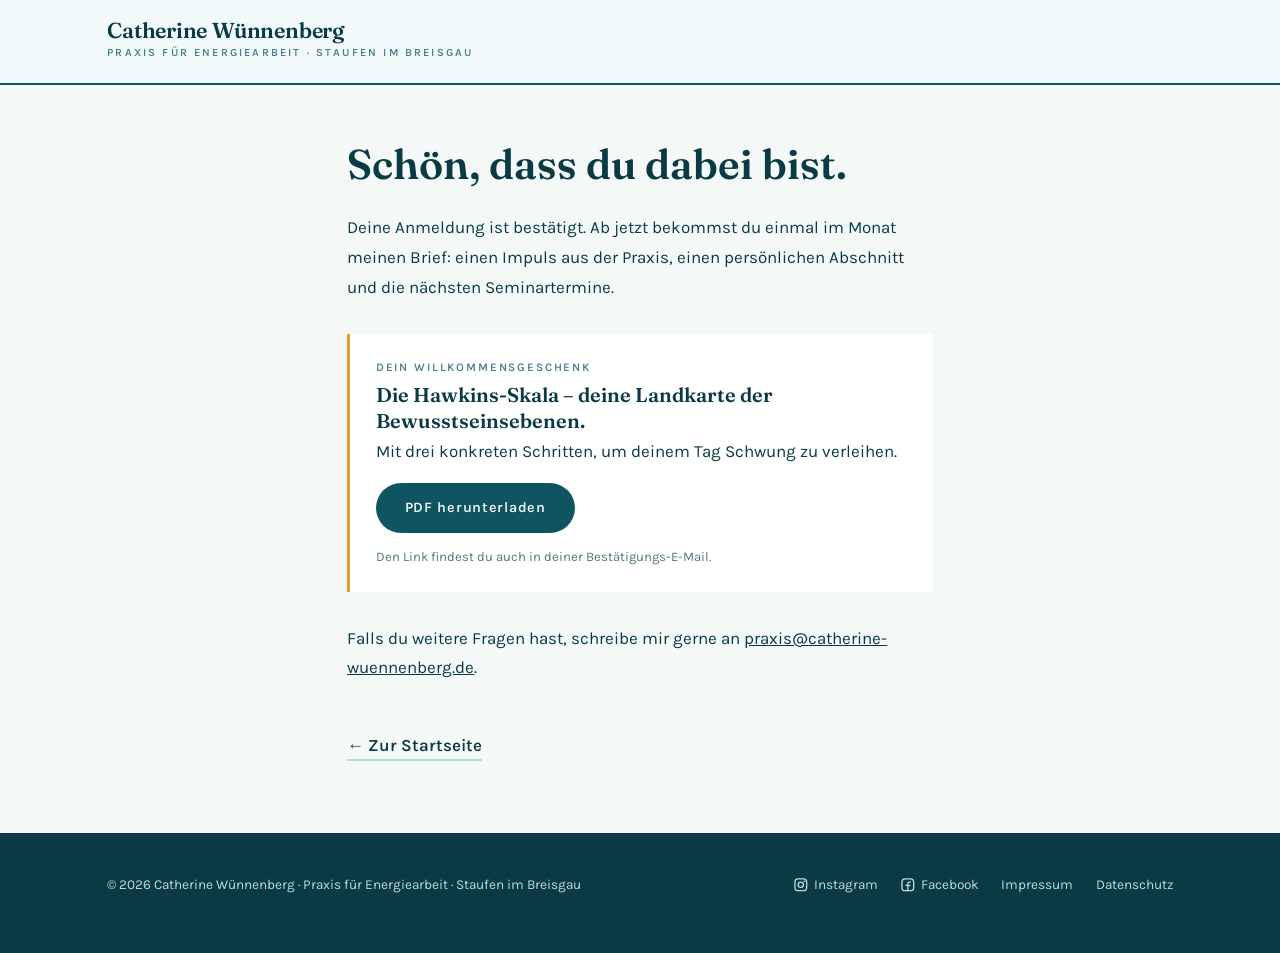
<file: danke.html>
<!DOCTYPE html>
<html lang="de">
<head>
<meta charset="utf-8">
<meta name="viewport" content="width=device-width, initial-scale=1">
<meta name="robots" content="noindex">
<title>Danke – Catherine Wünnenberg</title>
<link rel="stylesheet" href="assets/fonts/fonts.css">
<link rel="icon" href="assets/favicon.svg" type="image/svg+xml">
<link rel="apple-touch-icon" href="assets/apple-touch-icon.png">
<style>
:root{
  --eis-hell:#F2F9FA;--himmel:#BCDCE4;--petrol:#0F5561;--petrol-tief:#0A3B45;--bernstein:#E0A02B;
  --display:"Fraunces",Georgia,serif;--text:"Karla","Helvetica Neue",sans-serif;--mass:1120px;
}
*{box-sizing:border-box;margin:0;padding:0}
body{background:#f4f9f8;color:var(--petrol-tief);font-family:var(--text);font-size:17px;line-height:1.75;-webkit-font-smoothing:antialiased}
a{color:inherit}
.kopf{background:var(--eis-hell);border-bottom:2px solid var(--petrol)}
.kopf-innen{max-width:var(--mass);margin:0 auto;padding:1.2rem 1.7rem 1.1rem}
.wortmarke{text-decoration:none;line-height:1.1;display:inline-block}
.wortmarke b{display:block;font-family:var(--display);font-weight:600;font-size:1.35rem;letter-spacing:-.01em}
.wortmarke span{display:block;margin-top:.25rem;font-size:.68rem;font-weight:600;letter-spacing:.2em;text-transform:uppercase;color:var(--petrol);opacity:.75}
main{max-width:64ch;margin:0 auto;padding:3.5rem 1.7rem 4.5rem}
h1{font-family:var(--display);font-weight:600;line-height:1.15;font-size:clamp(1.9rem,4vw,2.6rem);margin-bottom:1.5rem}
p+p{margin-top:.8rem}
.geschenk{margin:2rem 0;padding:1.4rem 1.6rem;border-left:3px solid var(--bernstein);background:#fff}
.geschenk span{display:block;font-size:.72rem;font-weight:600;letter-spacing:.16em;text-transform:uppercase;color:var(--petrol);opacity:.75}
.geschenk b{display:block;margin:.3rem 0 .2rem;font-family:var(--display);font-weight:600;font-size:1.25rem;line-height:1.3}
.laden{display:inline-block;margin-top:1rem;border-radius:100px;background:var(--petrol);color:var(--eis-hell);font-weight:600;font-size:.9rem;letter-spacing:.05em;padding:.8rem 1.8rem;text-decoration:none;transition:background .35s ease}
.laden:hover{background:var(--petrol-tief)}
.geschenk small{display:block;margin-top:.8rem;font-size:.82rem;opacity:.7}
.zurueck{display:inline-block;margin-top:3rem;font-weight:600;text-decoration:none;box-shadow:inset 0 -2px 0 var(--himmel)}
.zurueck:hover{box-shadow:inset 0 -2px 0 var(--bernstein)}
.fuss{background:var(--petrol-tief);color:var(--himmel)}
.fuss-innen{max-width:var(--mass);margin:0 auto;padding:2.5rem 1.7rem 3.5rem;display:flex;flex-wrap:wrap;gap:1rem 2rem;justify-content:space-between;align-items:center;font-size:.85rem}
.fuss a{text-decoration:none}
.fuss a:hover{box-shadow:inset 0 -1px 0 var(--bernstein)}
.fuss-links{display:flex;flex-wrap:wrap;gap:1.4rem}
.ig{display:inline-flex;align-items:center;gap:.4em}
.ig svg{width:1.15em;height:1.15em;flex:none}
</style>
</head>
<body>

<header class="kopf">
  <div class="kopf-innen">
    <a class="wortmarke" href="index.html">
      <b>Catherine Wünnenberg</b>
      <span>Praxis für Energiearbeit &middot; Staufen im Breisgau</span>
    </a>
  </div>
</header>

<main>
  <h1>Schön, dass du dabei bist.</h1>
  <p>Deine Anmeldung ist bestätigt. Ab jetzt bekommst du einmal im Monat meinen Brief: einen Impuls aus der Praxis, einen persönlichen Abschnitt und die nächsten Seminartermine.</p>
  <div class="geschenk">
    <span>Dein Willkommensgeschenk</span>
    <b>Die Hawkins-Skala – deine Landkarte der Bewusstseinsebenen.</b>
    <p>Mit drei konkreten Schritten, um deinem Tag Schwung zu verleihen.</p>
    <a class="laden" href="assets/C_Wuennenberg_Freebie_HawkinsSkala.pdf" download>PDF herunterladen</a>
    <small>Den Link findest du auch in deiner Bestätigungs-E-Mail.</small>
  </div>
  <p>Falls du weitere Fragen hast, schreibe mir gerne an <a href="mailto:praxis@catherine-wuennenberg.de">praxis@catherine-wuennenberg.de</a>.</p>

  <a class="zurueck" href="index.html">← Zur Startseite</a>
</main>

<footer class="fuss">
  <div class="fuss-innen">
    <div>© 2026 Catherine Wünnenberg · Praxis für Energiearbeit · Staufen im Breisgau</div>
    <div class="fuss-links">
      <a class="ig" href="https://www.instagram.com/catherine.wuennenberg/" target="_blank" rel="noopener"><svg viewBox="0 0 24 24" aria-hidden="true" focusable="false"><rect x="3" y="3" width="18" height="18" rx="5" fill="none" stroke="currentColor" stroke-width="2"/><circle cx="12" cy="12" r="4" fill="none" stroke="currentColor" stroke-width="2"/><circle cx="17.5" cy="6.5" r="1.3" fill="currentColor"/></svg><span>Instagram</span></a>
      <a class="ig" href="https://www.facebook.com/profile.php?id=61590718230748" target="_blank" rel="noopener"><svg viewBox="0 0 24 24" aria-hidden="true" focusable="false"><rect x="3" y="3" width="18" height="18" rx="5" fill="none" stroke="currentColor" stroke-width="2"/><path d="M16 8h-1.5A2.5 2.5 0 0 0 12 10.5V21M9 13h6" fill="none" stroke="currentColor" stroke-width="2" stroke-linecap="round"/></svg><span>Facebook</span></a>
      <a href="impressum.html">Impressum</a>
      <a href="datenschutz.html">Datenschutz</a>
    </div>
  </div>
</footer>

</body>
</html>
</file>
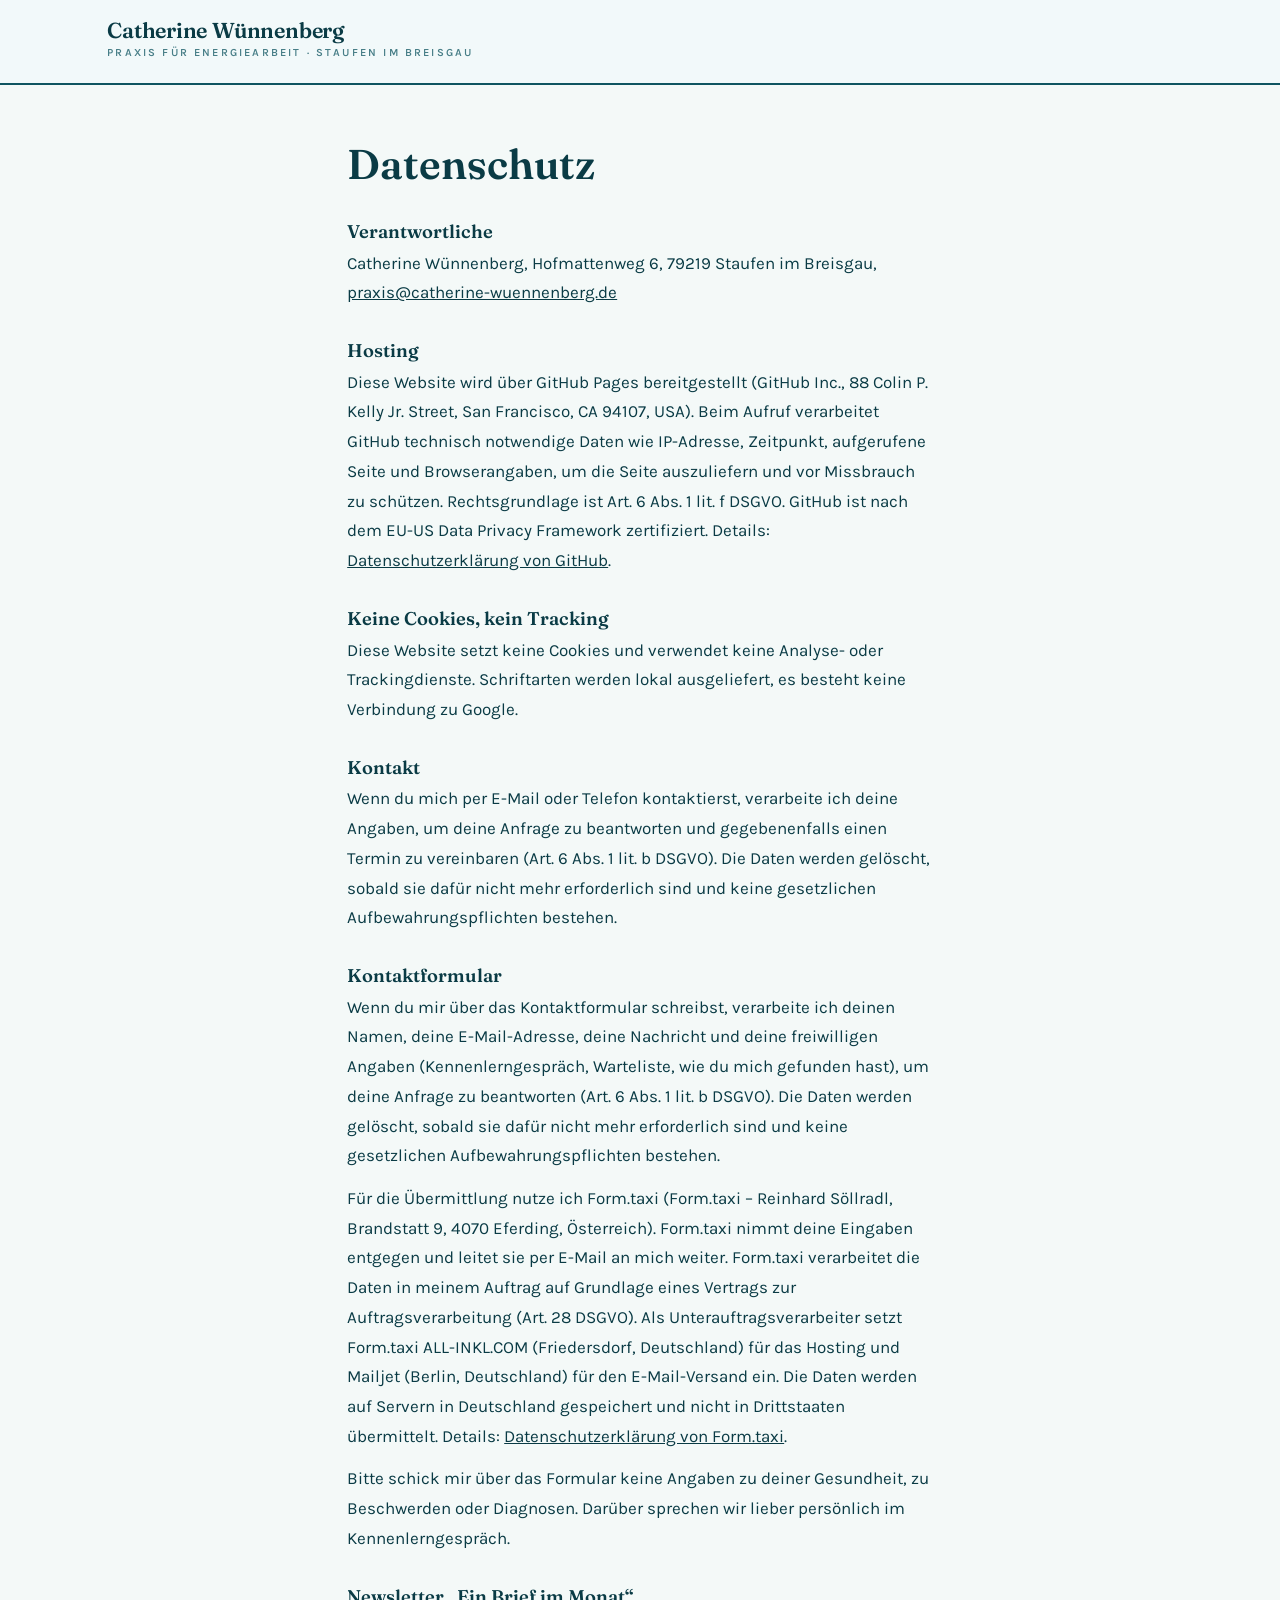
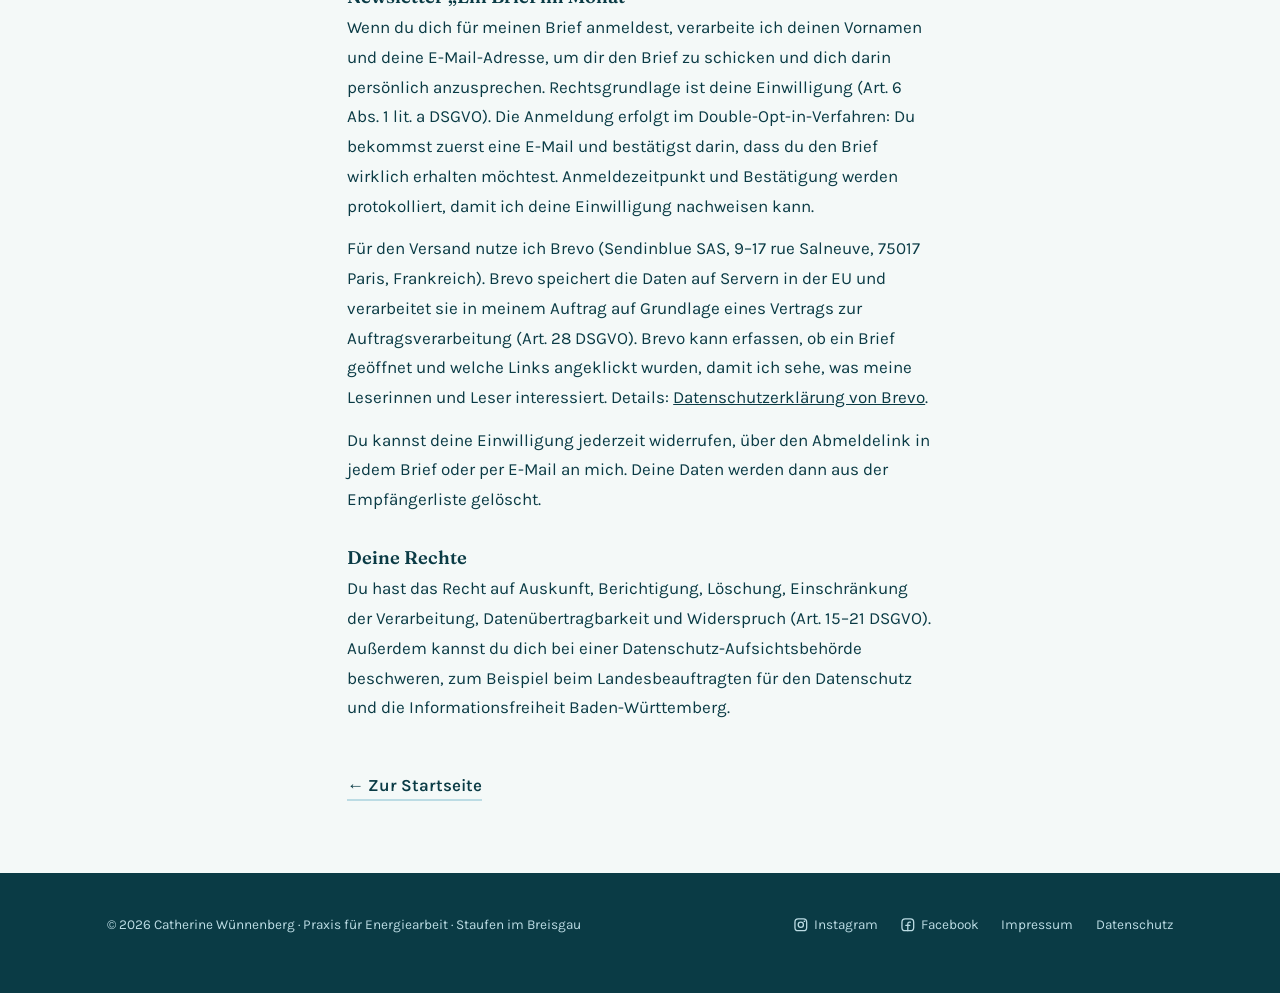
<file: datenschutz.html>
<!DOCTYPE html>
<html lang="de">
<head>
<meta charset="utf-8">
<meta name="viewport" content="width=device-width, initial-scale=1">
<meta name="robots" content="noindex">
<title>Datenschutz – Catherine Wünnenberg</title>
<link rel="stylesheet" href="assets/fonts/fonts.css">
<link rel="icon" href="assets/favicon.svg" type="image/svg+xml">
<link rel="apple-touch-icon" href="assets/apple-touch-icon.png">
<style>
:root{
  --eis-hell:#F2F9FA;--himmel:#BCDCE4;--petrol:#0F5561;--petrol-tief:#0A3B45;--bernstein:#E0A02B;
  --display:"Fraunces",Georgia,serif;--text:"Karla","Helvetica Neue",sans-serif;--mass:1120px;
}
*{box-sizing:border-box;margin:0;padding:0}
body{background:#f4f9f8;color:var(--petrol-tief);font-family:var(--text);font-size:17px;line-height:1.75;-webkit-font-smoothing:antialiased}
a{color:inherit}
.kopf{background:var(--eis-hell);border-bottom:2px solid var(--petrol)}
.kopf-innen{max-width:var(--mass);margin:0 auto;padding:1.2rem 1.7rem 1.1rem}
.wortmarke{text-decoration:none;line-height:1.1;display:inline-block}
.wortmarke b{display:block;font-family:var(--display);font-weight:600;font-size:1.35rem;letter-spacing:-.01em}
.wortmarke span{display:block;margin-top:.25rem;font-size:.68rem;font-weight:600;letter-spacing:.2em;text-transform:uppercase;color:var(--petrol);opacity:.75}
main{max-width:64ch;margin:0 auto;padding:3.5rem 1.7rem 4.5rem}
h1,h2{font-family:var(--display);font-weight:600;line-height:1.15}
h1{font-size:clamp(1.9rem,4vw,2.6rem);margin-bottom:2rem}
h2{font-size:1.15rem;margin:2rem 0 .4rem}
p+p{margin-top:.8rem}
.zurueck{display:inline-block;margin-top:3rem;font-weight:600;text-decoration:none;box-shadow:inset 0 -2px 0 var(--himmel)}
.zurueck:hover{box-shadow:inset 0 -2px 0 var(--bernstein)}
.fuss{background:var(--petrol-tief);color:var(--himmel)}
.fuss-innen{max-width:var(--mass);margin:0 auto;padding:2.5rem 1.7rem 3.5rem;display:flex;flex-wrap:wrap;gap:1rem 2rem;justify-content:space-between;align-items:center;font-size:.85rem}
.fuss a{text-decoration:none}
.fuss a:hover{box-shadow:inset 0 -1px 0 var(--bernstein)}
.fuss-links{display:flex;flex-wrap:wrap;gap:1.4rem}
.ig{display:inline-flex;align-items:center;gap:.4em}
.ig svg{width:1.15em;height:1.15em;flex:none}
</style>
</head>
<body>

<header class="kopf">
  <div class="kopf-innen">
    <a class="wortmarke" href="index.html">
      <b>Catherine Wünnenberg</b>
      <span>Praxis für Energiearbeit &middot; Staufen im Breisgau</span>
    </a>
  </div>
</header>

<main>
  <h1>Datenschutz</h1>

  <h2>Verantwortliche</h2>
  <p>Catherine Wünnenberg, Hofmattenweg 6, 79219 Staufen im Breisgau, <a href="mailto:praxis@catherine-wuennenberg.de">praxis@catherine-wuennenberg.de</a></p>

  <h2>Hosting</h2>
  <p>Diese Website wird über GitHub Pages bereitgestellt (GitHub Inc., 88 Colin P. Kelly Jr. Street, San Francisco, CA 94107, USA). Beim Aufruf verarbeitet GitHub technisch notwendige Daten wie IP-Adresse, Zeitpunkt, aufgerufene Seite und Browserangaben, um die Seite auszuliefern und vor Missbrauch zu schützen. Rechtsgrundlage ist Art. 6 Abs. 1 lit. f DSGVO. GitHub ist nach dem EU-US Data Privacy Framework zertifiziert. Details: <a href="https://docs.github.com/de/site-policy/privacy-policies/github-general-privacy-statement" target="_blank" rel="noopener">Datenschutzerklärung von GitHub</a>.</p>

  <h2>Keine Cookies, kein Tracking</h2>
  <p>Diese Website setzt keine Cookies und verwendet keine Analyse- oder Trackingdienste. Schriftarten werden lokal ausgeliefert, es besteht keine Verbindung zu Google.</p>

  <h2>Kontakt</h2>
  <p>Wenn du mich per E-Mail oder Telefon kontaktierst, verarbeite ich deine Angaben, um deine Anfrage zu beantworten und gegebenenfalls einen Termin zu vereinbaren (Art. 6 Abs. 1 lit. b DSGVO). Die Daten werden gelöscht, sobald sie dafür nicht mehr erforderlich sind und keine gesetzlichen Aufbewahrungspflichten bestehen.</p>

  <h2 id="kontaktformular">Kontaktformular</h2>
  <p>Wenn du mir über das Kontaktformular schreibst, verarbeite ich deinen Namen, deine E-Mail-Adresse, deine Nachricht und deine freiwilligen Angaben (Kennenlerngespräch, Warteliste, wie du mich gefunden hast), um deine Anfrage zu beantworten (Art. 6 Abs. 1 lit. b DSGVO). Die Daten werden gelöscht, sobald sie dafür nicht mehr erforderlich sind und keine gesetzlichen Aufbewahrungspflichten bestehen.</p>
  <p>Für die Übermittlung nutze ich Form.taxi (Form.taxi – Reinhard Söllradl, Brandstatt 9, 4070 Eferding, Österreich). Form.taxi nimmt deine Eingaben entgegen und leitet sie per E-Mail an mich weiter. Form.taxi verarbeitet die Daten in meinem Auftrag auf Grundlage eines Vertrags zur Auftragsverarbeitung (Art. 28 DSGVO). Als Unterauftragsverarbeiter setzt Form.taxi ALL-INKL.COM (Friedersdorf, Deutschland) für das Hosting und Mailjet (Berlin, Deutschland) für den E-Mail-Versand ein. Die Daten werden auf Servern in Deutschland gespeichert und nicht in Drittstaaten übermittelt. Details: <a href="https://form.taxi/de/privacy" target="_blank" rel="noopener">Datenschutzerklärung von Form.taxi</a>.</p>
  <p>Bitte schick mir über das Formular keine Angaben zu deiner Gesundheit, zu Beschwerden oder Diagnosen. Darüber sprechen wir lieber persönlich im Kennenlerngespräch.</p>

  <h2 id="newsletter">Newsletter „Ein Brief im Monat“</h2>
  <p>Wenn du dich für meinen Brief anmeldest, verarbeite ich deinen Vornamen und deine E-Mail-Adresse, um dir den Brief zu schicken und dich darin persönlich anzusprechen. Rechtsgrundlage ist deine Einwilligung (Art. 6 Abs. 1 lit. a DSGVO). Die Anmeldung erfolgt im Double-Opt-in-Verfahren: Du bekommst zuerst eine E-Mail und bestätigst darin, dass du den Brief wirklich erhalten möchtest. Anmeldezeitpunkt und Bestätigung werden protokolliert, damit ich deine Einwilligung nachweisen kann.</p>
  <p>Für den Versand nutze ich Brevo (Sendinblue SAS, 9–17 rue Salneuve, 75017 Paris, Frankreich). Brevo speichert die Daten auf Servern in der EU und verarbeitet sie in meinem Auftrag auf Grundlage eines Vertrags zur Auftragsverarbeitung (Art. 28 DSGVO). Brevo kann erfassen, ob ein Brief geöffnet und welche Links angeklickt wurden, damit ich sehe, was meine Leserinnen und Leser interessiert. Details: <a href="https://www.brevo.com/de/legal/privacypolicy/" target="_blank" rel="noopener">Datenschutzerklärung von Brevo</a>.</p>
  <p>Du kannst deine Einwilligung jederzeit widerrufen, über den Abmeldelink in jedem Brief oder per E-Mail an mich. Deine Daten werden dann aus der Empfängerliste gelöscht.</p>

  <h2>Deine Rechte</h2>
  <p>Du hast das Recht auf Auskunft, Berichtigung, Löschung, Einschränkung der Verarbeitung, Datenübertragbarkeit und Widerspruch (Art. 15–21 DSGVO). Außerdem kannst du dich bei einer Datenschutz-Aufsichtsbehörde beschweren, zum Beispiel beim Landesbeauftragten für den Datenschutz und die Informationsfreiheit Baden-Württemberg.</p>

  <a class="zurueck" href="index.html">← Zur Startseite</a>
</main>

<footer class="fuss">
  <div class="fuss-innen">
    <div>© 2026 Catherine Wünnenberg · Praxis für Energiearbeit · Staufen im Breisgau</div>
    <div class="fuss-links">
      <a class="ig" href="https://www.instagram.com/catherine.wuennenberg/" target="_blank" rel="noopener"><svg viewBox="0 0 24 24" aria-hidden="true" focusable="false"><rect x="3" y="3" width="18" height="18" rx="5" fill="none" stroke="currentColor" stroke-width="2"/><circle cx="12" cy="12" r="4" fill="none" stroke="currentColor" stroke-width="2"/><circle cx="17.5" cy="6.5" r="1.3" fill="currentColor"/></svg><span>Instagram</span></a>
      <a class="ig" href="https://www.facebook.com/profile.php?id=61590718230748" target="_blank" rel="noopener"><svg viewBox="0 0 24 24" aria-hidden="true" focusable="false"><rect x="3" y="3" width="18" height="18" rx="5" fill="none" stroke="currentColor" stroke-width="2"/><path d="M16 8h-1.5A2.5 2.5 0 0 0 12 10.5V21M9 13h6" fill="none" stroke="currentColor" stroke-width="2" stroke-linecap="round"/></svg><span>Facebook</span></a>
      <a href="impressum.html">Impressum</a>
      <a href="datenschutz.html" aria-current="page">Datenschutz</a>
    </div>
  </div>
</footer>

</body>
</html>
</file>
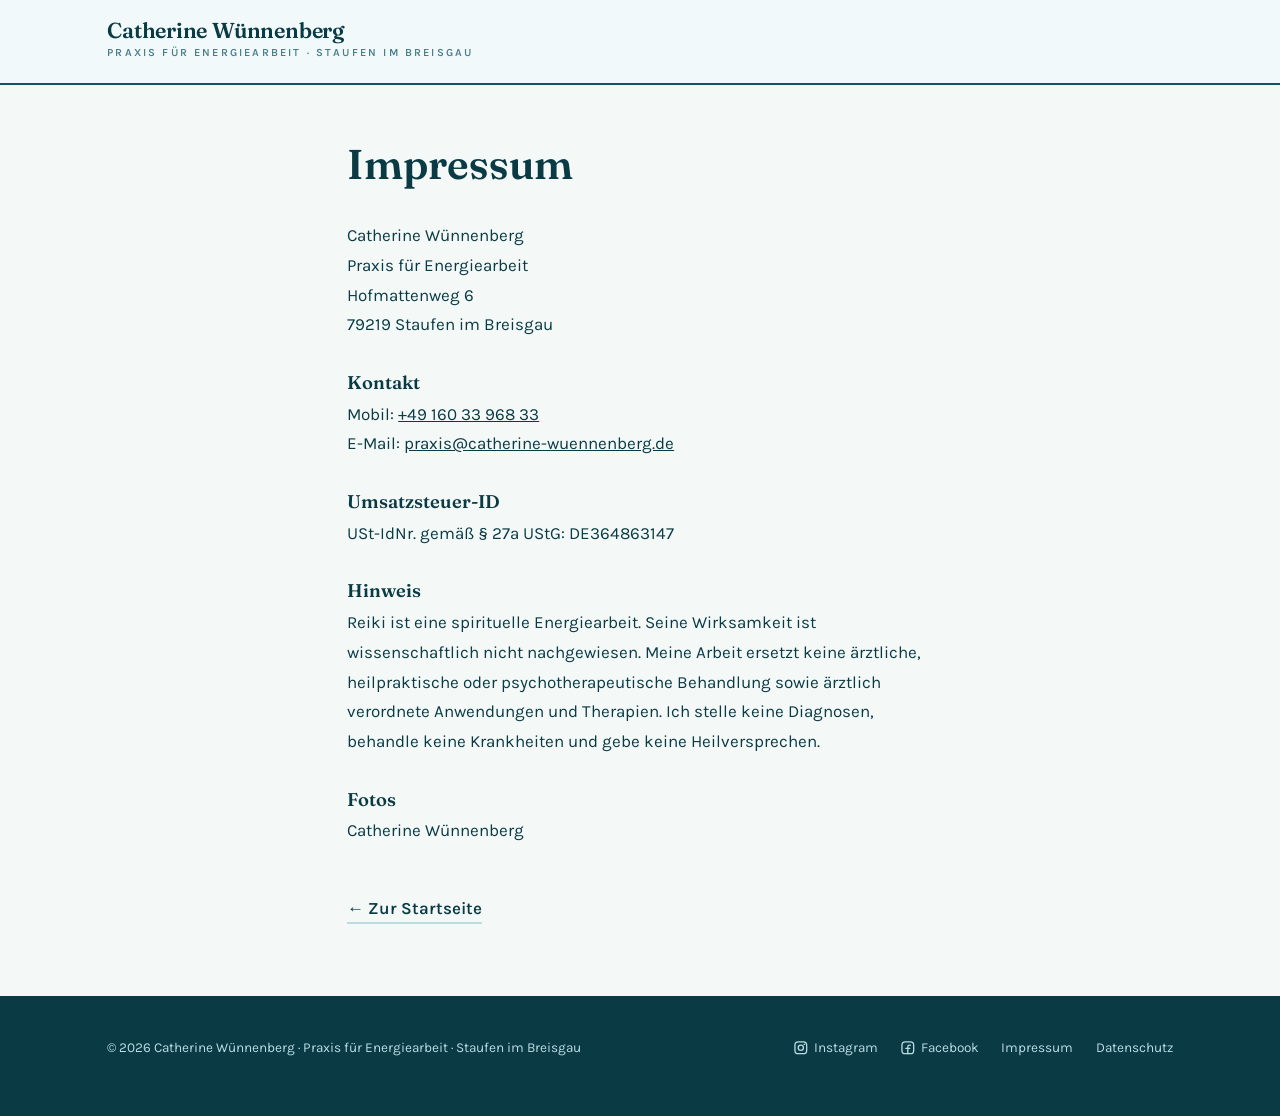
<file: impressum.html>
<!DOCTYPE html>
<html lang="de">
<head>
<meta charset="utf-8">
<meta name="viewport" content="width=device-width, initial-scale=1">
<meta name="robots" content="noindex">
<title>Impressum – Catherine Wünnenberg</title>
<link rel="stylesheet" href="assets/fonts/fonts.css">
<link rel="icon" href="assets/favicon.svg" type="image/svg+xml">
<link rel="apple-touch-icon" href="assets/apple-touch-icon.png">
<style>
:root{
  --eis-hell:#F2F9FA;--himmel:#BCDCE4;--petrol:#0F5561;--petrol-tief:#0A3B45;--bernstein:#E0A02B;
  --display:"Fraunces",Georgia,serif;--text:"Karla","Helvetica Neue",sans-serif;--mass:1120px;
}
*{box-sizing:border-box;margin:0;padding:0}
body{background:#f4f9f8;color:var(--petrol-tief);font-family:var(--text);font-size:17px;line-height:1.75;-webkit-font-smoothing:antialiased}
a{color:inherit}
.kopf{background:var(--eis-hell);border-bottom:2px solid var(--petrol)}
.kopf-innen{max-width:var(--mass);margin:0 auto;padding:1.2rem 1.7rem 1.1rem}
.wortmarke{text-decoration:none;line-height:1.1;display:inline-block}
.wortmarke b{display:block;font-family:var(--display);font-weight:600;font-size:1.35rem;letter-spacing:-.01em}
.wortmarke span{display:block;margin-top:.25rem;font-size:.68rem;font-weight:600;letter-spacing:.2em;text-transform:uppercase;color:var(--petrol);opacity:.75}
main{max-width:64ch;margin:0 auto;padding:3.5rem 1.7rem 4.5rem}
h1,h2{font-family:var(--display);font-weight:600;line-height:1.15}
h1{font-size:clamp(1.9rem,4vw,2.6rem);margin-bottom:2rem}
h2{font-size:1.15rem;margin:2rem 0 .4rem}
p+p{margin-top:.8rem}
.zurueck{display:inline-block;margin-top:3rem;font-weight:600;text-decoration:none;box-shadow:inset 0 -2px 0 var(--himmel)}
.zurueck:hover{box-shadow:inset 0 -2px 0 var(--bernstein)}
.fuss{background:var(--petrol-tief);color:var(--himmel)}
.fuss-innen{max-width:var(--mass);margin:0 auto;padding:2.5rem 1.7rem 3.5rem;display:flex;flex-wrap:wrap;gap:1rem 2rem;justify-content:space-between;align-items:center;font-size:.85rem}
.fuss a{text-decoration:none}
.fuss a:hover{box-shadow:inset 0 -1px 0 var(--bernstein)}
.fuss-links{display:flex;flex-wrap:wrap;gap:1.4rem}
.ig{display:inline-flex;align-items:center;gap:.4em}
.ig svg{width:1.15em;height:1.15em;flex:none}
</style>
</head>
<body>

<header class="kopf">
  <div class="kopf-innen">
    <a class="wortmarke" href="index.html">
      <b>Catherine Wünnenberg</b>
      <span>Praxis für Energiearbeit &middot; Staufen im Breisgau</span>
    </a>
  </div>
</header>

<main>
  <h1>Impressum</h1>

  <p>
    Catherine Wünnenberg<br>
    Praxis für Energiearbeit<br>
    Hofmattenweg 6<br>
    79219 Staufen im Breisgau
  </p>

  <h2>Kontakt</h2>
  <p>
    Mobil: <a href="tel:+491603396833">+49 160 33 968 33</a><br>
    E-Mail: <a href="mailto:praxis@catherine-wuennenberg.de">praxis@catherine-wuennenberg.de</a>
  </p>

  <h2>Umsatzsteuer-ID</h2>
  <p>USt-IdNr. gemäß § 27a UStG: DE364863147</p>

  <h2>Hinweis</h2>
  <p>Reiki ist eine spirituelle Energiearbeit. Seine Wirksamkeit ist wissenschaftlich nicht nachgewiesen. Meine Arbeit ersetzt keine ärztliche, heilpraktische oder psychotherapeutische Behandlung sowie ärztlich verordnete Anwendungen und Therapien. Ich stelle keine Diagnosen, behandle keine Krankheiten und gebe keine Heilversprechen.

  <h2>Fotos</h2>
  <p>Catherine Wünnenberg</p>

  <a class="zurueck" href="index.html">← Zur Startseite</a>
</main>

<footer class="fuss">
  <div class="fuss-innen">
    <div>© 2026 Catherine Wünnenberg · Praxis für Energiearbeit · Staufen im Breisgau</div>
    <div class="fuss-links">
      <a class="ig" href="https://www.instagram.com/catherine.wuennenberg/" target="_blank" rel="noopener"><svg viewBox="0 0 24 24" aria-hidden="true" focusable="false"><rect x="3" y="3" width="18" height="18" rx="5" fill="none" stroke="currentColor" stroke-width="2"/><circle cx="12" cy="12" r="4" fill="none" stroke="currentColor" stroke-width="2"/><circle cx="17.5" cy="6.5" r="1.3" fill="currentColor"/></svg><span>Instagram</span></a>
      <a class="ig" href="https://www.facebook.com/profile.php?id=61590718230748" target="_blank" rel="noopener"><svg viewBox="0 0 24 24" aria-hidden="true" focusable="false"><rect x="3" y="3" width="18" height="18" rx="5" fill="none" stroke="currentColor" stroke-width="2"/><path d="M16 8h-1.5A2.5 2.5 0 0 0 12 10.5V21M9 13h6" fill="none" stroke="currentColor" stroke-width="2" stroke-linecap="round"/></svg><span>Facebook</span></a>
      <a href="impressum.html" aria-current="page">Impressum</a>
      <a href="datenschutz.html">Datenschutz</a>
    </div>
  </div>
</footer>

</body>
</html>
</file>
<file: assets/fonts/fonts.css>
/* Lokal gehostet (Quelle: Google Fonts, SIL Open Font License) – keine Verbindung zu Google-Servern */
@font-face{font-family:"Fraunces";font-style:normal;font-weight:400 600;font-display:swap;src:url(fraunces-latin-ext.woff2) format("woff2");unicode-range:U+0100-02BA,U+02BD-02C5,U+02C7-02CC,U+02CE-02D7,U+02DD-02FF,U+0304,U+0308,U+0329,U+1D00-1DBF,U+1E00-1E9F,U+1EF2-1EFF,U+2020,U+20A0-20AB,U+20AD-20C0,U+2113,U+2C60-2C7F,U+A720-A7FF}
@font-face{font-family:"Fraunces";font-style:normal;font-weight:400 600;font-display:swap;src:url(fraunces-latin.woff2) format("woff2");unicode-range:U+0000-00FF,U+0131,U+0152-0153,U+02BB-02BC,U+02C6,U+02DA,U+02DC,U+0304,U+0308,U+0329,U+2000-206F,U+20AC,U+2122,U+2191,U+2193,U+2212,U+2215,U+FEFF,U+FFFD}
@font-face{font-family:"Fraunces";font-style:italic;font-weight:400;font-display:swap;src:url(fraunces-italic-latin-ext.woff2) format("woff2");unicode-range:U+0100-02BA,U+02BD-02C5,U+02C7-02CC,U+02CE-02D7,U+02DD-02FF,U+0304,U+0308,U+0329,U+1D00-1DBF,U+1E00-1E9F,U+1EF2-1EFF,U+2020,U+20A0-20AB,U+20AD-20C0,U+2113,U+2C60-2C7F,U+A720-A7FF}
@font-face{font-family:"Fraunces";font-style:italic;font-weight:400;font-display:swap;src:url(fraunces-italic-latin.woff2) format("woff2");unicode-range:U+0000-00FF,U+0131,U+0152-0153,U+02BB-02BC,U+02C6,U+02DA,U+02DC,U+0304,U+0308,U+0329,U+2000-206F,U+20AC,U+2122,U+2191,U+2193,U+2212,U+2215,U+FEFF,U+FFFD}
@font-face{font-family:"Karla";font-style:normal;font-weight:400 600;font-display:swap;src:url(karla-latin-ext.woff2) format("woff2");unicode-range:U+0100-02BA,U+02BD-02C5,U+02C7-02CC,U+02CE-02D7,U+02DD-02FF,U+0304,U+0308,U+0329,U+1D00-1DBF,U+1E00-1E9F,U+1EF2-1EFF,U+2020,U+20A0-20AB,U+20AD-20C0,U+2113,U+2C60-2C7F,U+A720-A7FF}
@font-face{font-family:"Karla";font-style:normal;font-weight:400 600;font-display:swap;src:url(karla-latin.woff2) format("woff2");unicode-range:U+0000-00FF,U+0131,U+0152-0153,U+02BB-02BC,U+02C6,U+02DA,U+02DC,U+0304,U+0308,U+0329,U+2000-206F,U+20AC,U+2122,U+2191,U+2193,U+2212,U+2215,U+FEFF,U+FFFD}
@font-face{font-family:"Karla";font-style:italic;font-weight:400;font-display:swap;src:url(karla-italic-latin-ext.woff2) format("woff2");unicode-range:U+0100-02BA,U+02BD-02C5,U+02C7-02CC,U+02CE-02D7,U+02DD-02FF,U+0304,U+0308,U+0329,U+1D00-1DBF,U+1E00-1E9F,U+1EF2-1EFF,U+2020,U+20A0-20AB,U+20AD-20C0,U+2113,U+2C60-2C7F,U+A720-A7FF}
@font-face{font-family:"Karla";font-style:italic;font-weight:400;font-display:swap;src:url(karla-italic-latin.woff2) format("woff2");unicode-range:U+0000-00FF,U+0131,U+0152-0153,U+02BB-02BC,U+02C6,U+02DA,U+02DC,U+0304,U+0308,U+0329,U+2000-206F,U+20AC,U+2122,U+2191,U+2193,U+2212,U+2215,U+FEFF,U+FFFD}
</file>
